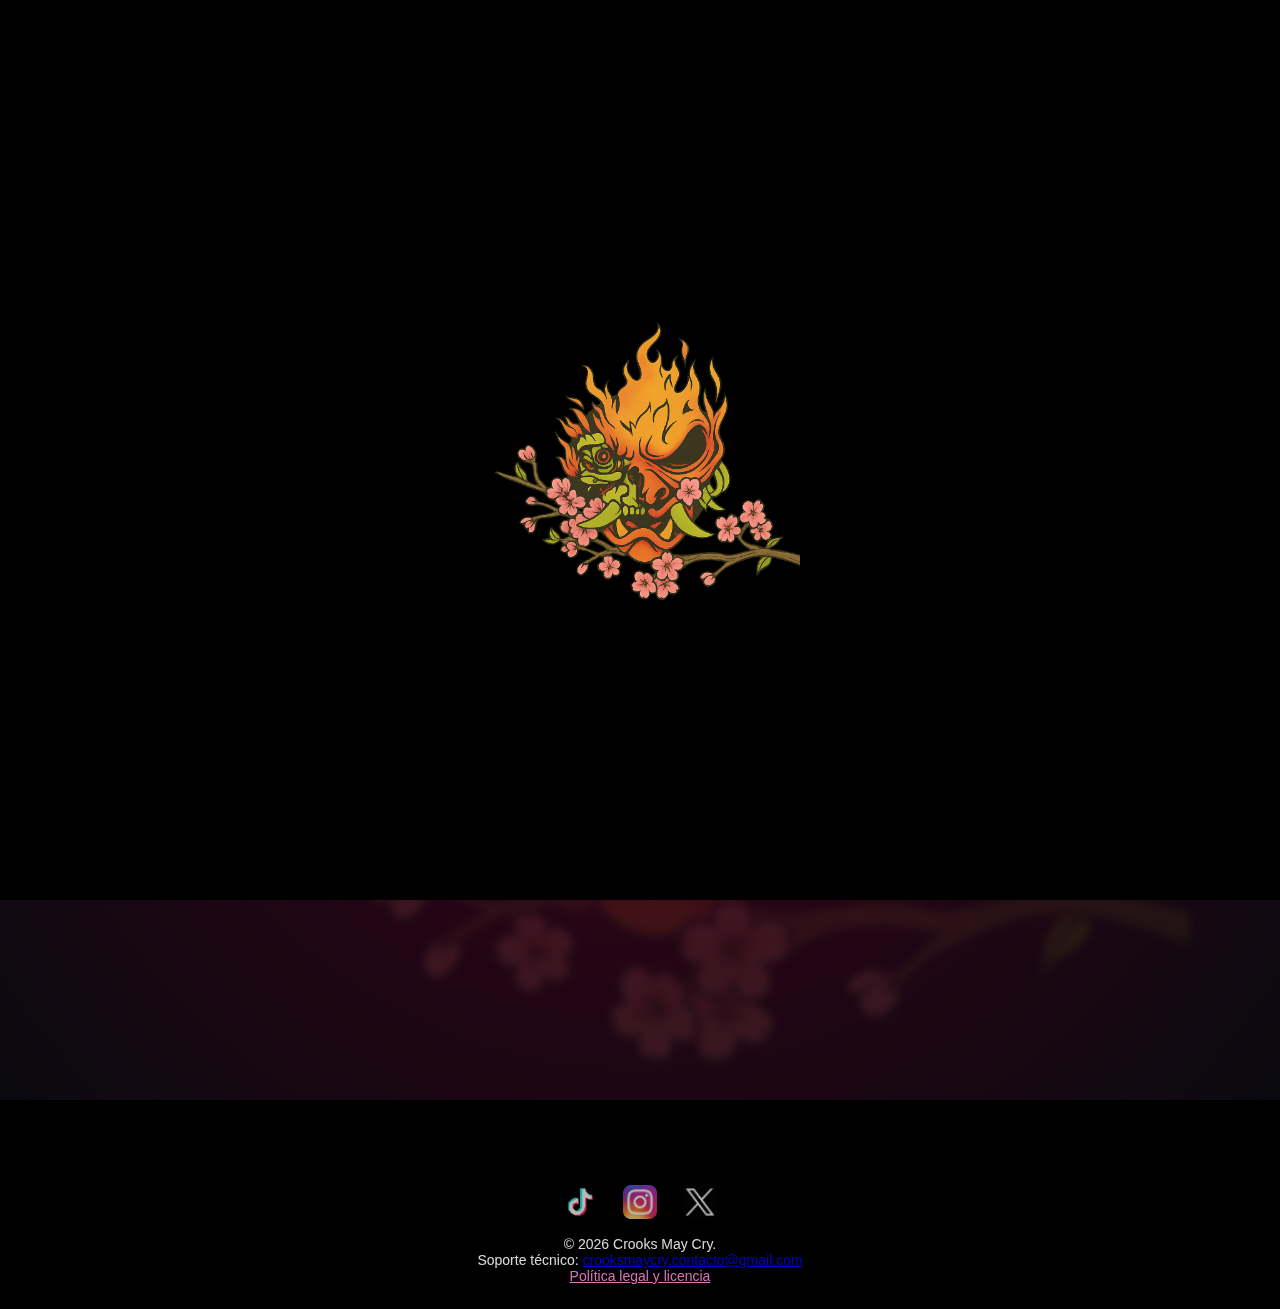
<file: index.html>
<!doctype html>
<html lang="es">
<head>
<meta charset="utf-8">
<meta name="viewport" content="width=device-width, initial-scale=1">
<title>Crooks May Cry | Inicio</title>
<link rel="icon" type="image/png" href="https://github.com/CrooksMayCry/pagina-web/blob/85444b03910d480b7f0acc74af95085ddc09dce6/img/favicon.ico.png">
<link rel="stylesheet" href="css/style.css">

<meta name="description" content="Crooks May Cry - Partido joven con visión clara. Conoce nuestro programa oficial y únete como afiliado.">
<meta name="keywords" content="Crooks May Cry, partido político, afiliación, política joven, nuevo partido, transparencia, programa político, CMC">
<meta name="author" content="Crooks May Cry">
<meta name="robots" content="index, follow">

<!-- Open Graph -->
<meta property="og:title" content="Crooks May Cry - Proyecto político joven y transparente">
<meta property="og:description" content="Descubre el programa oficial del partido Crooks May Cry y únete como afiliado.">
<meta property="og:image" content="https://TU-DOMINIO.com/img/logo.png">
<meta property="og:type" content="website">
<meta property="og:url" content="https://TU-DOMINIO.com/">


</head>
<body class="fade">


<!-- INTRO SOLO UNA VEZ -->
<div id="intro-overlay">
<div id="glitch-screen"></div>
<img id="intro-logo" src="img/logo-bg.png" alt="Logo Introducción">
</div>


<header class="header">
<img src="img/logo.png" class="logo" alt="Logo">
<nav>
<a href="index.html">Inicio</a>
<a href="programa.html">Programa</a>
<a href="afiliado.html">Hazte Afiliado</a>
<a href="contacto.html">Contacto</a>


</nav>
</header>


<section class="hero">
<div class="hero-logo"></div>
<h1>Crooks May Cry</h1>
<p>Un proyecto nuevo, joven y con visión clara.</p>
<!-- Botón normal (con onclick) -->
<button class="btn" id="verProgramaBtn" onclick="location.href='./programa.html'">Ver Programa</button>

<a class="btn" href="video/presentacion.mp4" target="_blank">Ver video de introducción</a>

<button class="btn" onclick="location.href='afiliado.html'">Hazte Afiliado</button>

</section>

<!-- Ventana modal de video 
<div id="videoModal" class="modal">
  <div class="modal-content">
    <span class="close-btn">&times;</span>
    <video id="introVideo" controls poster="">
      <source src="video/presentacion.mp4" type="video/mp4">
      Tu navegador no soporta la reproducción de video.
    </video>
  </div>
</div>
-->




<footer>
<div class="social-links">
<a href="https://www.tiktok.com/@crooks.may.cry" target="_blank"><img src="img/tiktok.png"></a>
<a href="https://www.instagram.com/crooks_may_cry/" target="_blank"><img src="img/instagram.png"></a>
<a href="https://x.com/Crook_May_Cry" target="_blank"><img src="img/x.png"></a>
</div>


© <span id="year3"></span> Crooks May Cry.



<div class="support">Soporte técnico: <a href="mailto:crooksmaycry.contacto@gmail.com">crooksmaycry.contacto@gmail.com
</a></div>
<div><a href="legal.html" style="color:#ff88d8;">Política legal y licencia</a></div>

</footer>

<!-- <script src="js/videoModal.js"></script>-->
<script src="js/sakura.js"></script>
<script src="js/glitch.js"></script>
<script src="js/main.js"></script>
<script>document.getElementById('year3').textContent = new Date().getFullYear();</script>


</body>
</html>
</file>
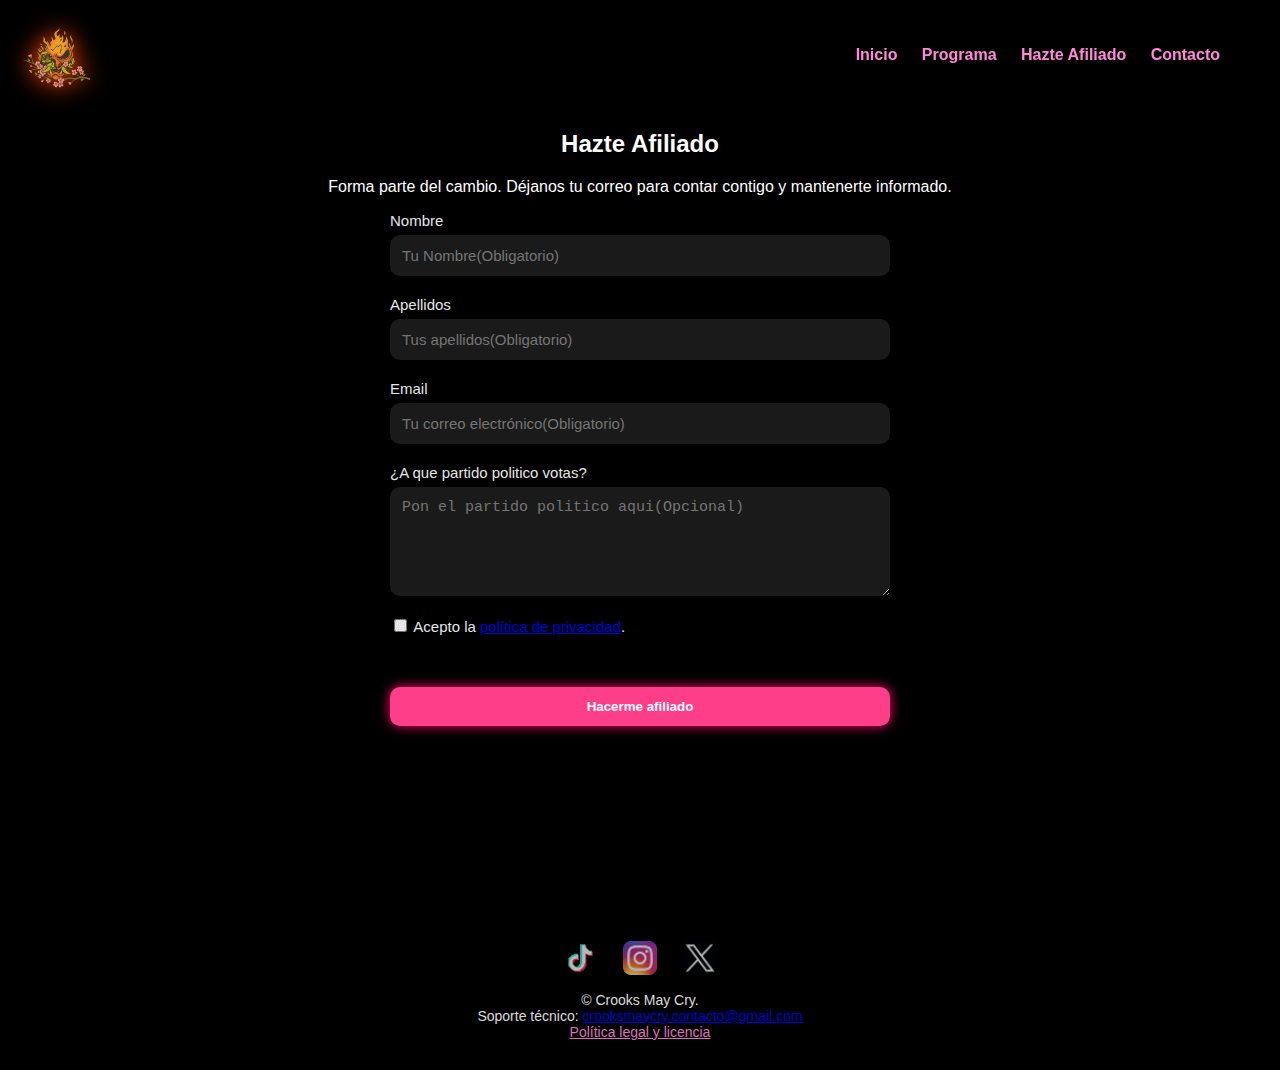
<file: afiliado.html>
<!doctype html>
<html lang="es">
<head>
<meta charset="utf-8">
<meta name="viewport" content="width=device-width, initial-scale=1">
<title>Crooks May Cry | Hazte Afiliado</title>
<link rel="icon" type="image/png" href="img/favicon.ico.png">
<link rel="stylesheet" href="css/style.css">

<meta name="description" content="Crooks May Cry - Partido joven con visión clara. Conoce nuestro programa oficial y únete como afiliado.">
<meta name="keywords" content="Crooks May Cry, partido político, afiliación, política joven, nuevo partido, transparencia, programa político, CMC">
<meta name="author" content="Crooks May Cry">
<meta name="robots" content="index, follow">

<!-- Open Graph -->
<meta property="og:title" content="Crooks May Cry - Proyecto político joven y transparente">
<meta property="og:description" content="Descubre el programa oficial del partido Crooks May Cry y únete como afiliado.">
<meta property="og:image" content="https://crooksmaycry.github.io/pagina-web//img/logo.png">
<meta property="og:type" content="website">
<meta property="og:url" content="https://crooksmaycry.github.io/pagina-web/">


</head>

<body class="fade">

<header class="header">
  <img src="img/logo.png" class="logo" alt="Logo">
  <nav>
    <a href="index.html">Inicio</a>
    <a href="programa.html">Programa</a>
    <a href="afiliado.html" class="active">Hazte Afiliado</a>
    <a href="contacto.html">Contacto</a>
  </nav>
</header>

<section class="contact-section">
<h2>Hazte Afiliado</h2>
<p>Forma parte del cambio. Déjanos tu correo para contar contigo y mantenerte informado.</p>

<form action="https://usebasin.com/f/47a21c6393f6" method="POST" class="contact-form">
<label style="display:none">Web<input type="text" name="website" autocomplete="off"></label>
<input type="hidden" name="_captcha" value="false">
<input type="hidden" name="_template" value="table">
 <!-- Honeypot: campo invisible para humanos -->
  <label style="display:none">Website
    <input type="text" name="website" id="hp_website" autocomplete="off">
  </label>
 <!-- Timestamp (para comprobar tiempo mínimo antes de enviar) -->
  <input type="hidden" name="ts" id="ts" value="">







<div class="field-group">
<label>Nombre</label>
<input type="text" name="nombre" placeholder="Tu Nombre(Obligatorio)"required>
</div>
<div class="field-group">
<label>Apellidos</label>
<input type="text" name="apellidos" placeholder="Tus apellidos(Obligatorio)" required>
</div>

<div class="field-group">
<label>Email</label>

<input type="email" name="email" placeholder="Tu correo electrónico(Obligatorio)" required>
</div>


<div class="field-group">
<label>¿A que partido politico votas?</label>
<textarea name="votantes" rows="5" placeholder="Pon el partido politico aqui(Opcional)"></textarea>
</div>
    <div class="field-group">
      <label>
        <input type="checkbox" name="consent" value="yes" required>
        Acepto la <a href="privacy.html" target="_blank">política de privacidad</a>.
      </label>
    </div>

<button type="submit" class="btn">Hacerme afiliado</button>
<div id="af_msg"></div>
</form>
</section>


<footer>
<div class="social-links">
<a href="https://www.tiktok.com/@crooks.may.cry" target="_blank"><img src="img/tiktok.png"></a>
<a href="https://www.instagram.com/crooks_may_cry/" target="_blank"><img src="img/instagram.png"></a>
<a href="https://x.com/Crook_May_Cry" target="_blank"><img src="img/x.png"></a>
</div>


© <span id="year3"></span> Crooks May Cry.
<div class="support">Soporte técnico: <a href="mailto:crooksmaycry.contacto@gmail.com">crooksmaycry.contacto@gmail.com
</a></div>
<div><a href="legal.html" style="color:#ff88d8;">Política legal y licencia</a></div>

</footer>

<script>
  document.addEventListener('DOMContentLoaded', ()=> {
    const ts = document.getElementById('ts_af');
    const form = document.getElementById('afiliadoForm');
    const msg = document.getElementById('af_msg');
    ts.value = Date.now();
    form.addEventListener('submit', e=>{
      const hp = form.querySelector('input[name="website"]');
      if(hp && hp.value.trim() !== '') { e.preventDefault(); msg.textContent='Spam detectado'; return; }
      if(Date.now() - parseInt(ts.value,10) < 2000) { e.preventDefault(); msg.textContent='Por favor, espera un momento antes de enviar.'; return; }
    });
    document.getElementById('year3').textContent = new Date().getFullYear();
  });
</script>

</body>
</html>
</file>
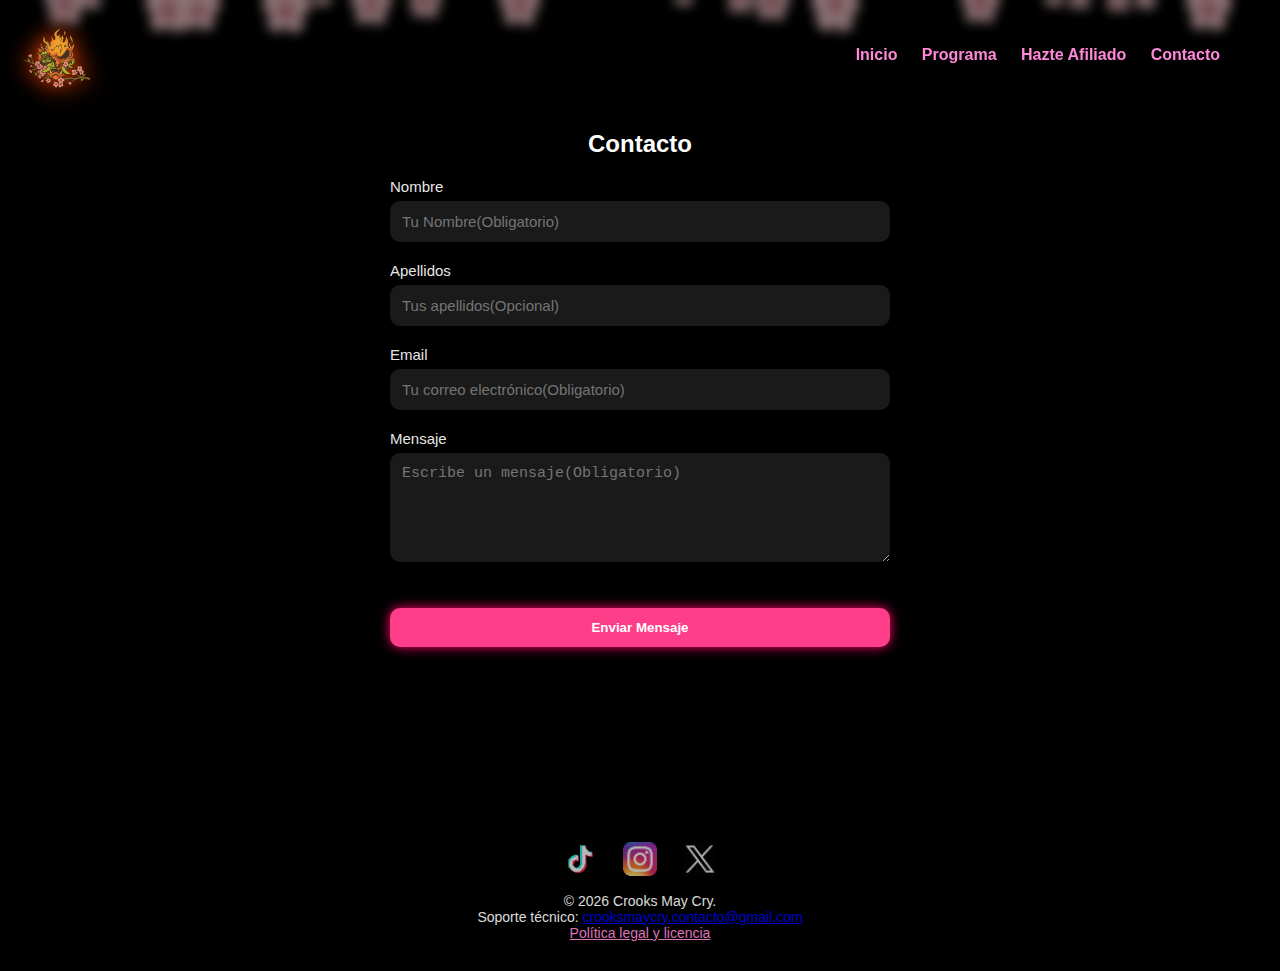
<file: contacto.html>
<!doctype html>
<meta name="viewport" content="width=device-width, initial-scale=1">
<title>Contacto | Crooks May Cry</title>
<link rel="icon" type="image/png" href="img/favicon.ico.png">
<link rel="stylesheet" href="css/style.css">
<meta name="description" content="Crooks May Cry - Partido político joven, moderno y comprometido con la justicia, la economía social, la transparencia y la protección ciudadana. Conoce nuestro programa oficial y únete como afiliado.">

<meta name="description" content="Crooks May Cry - Partido joven con visión clara. Conoce nuestro programa oficial y únete como afiliado.">
<meta name="keywords" content="Crooks May Cry, partido político, afiliación, política joven, nuevo partido, transparencia, programa político, CMC">
<meta name="author" content="Crooks May Cry">
<meta name="robots" content="index, follow">

<!-- Open Graph -->
<meta property="og:title" content="Crooks May Cry - Proyecto político joven y transparente">
<meta property="og:description" content="Descubre el programa oficial del partido Crooks May Cry y únete como afiliado.">
<meta property="og:image" content="https://crooksmaycry.github.io/pagina-web//img/logo.png">
<meta property="og:type" content="website">
<meta property="og:url" content="https://crooksmaycry.github.io/pagina-web/">


</head>
<body class="fade">


<header class="header">
<img src="img/logo.png" class="logo" alt="Logo">
<nav>
<a href="index.html">Inicio</a>
<a href="programa.html">Programa</a>
<a href="afiliado.html">Hazte Afiliado</a>
<a href="contacto.html">Contacto</a>


</nav>
</header>


<section class="contact-section">
<h2>Contacto</h2>


<form action="https://usebasin.com/f/9921d5f6cd63" method="POST" class="contact-form">
<input type="hidden" name="_captcha" value="false">
<input type="hidden" name="_template" value="table">
 <!-- Honeypot: campo invisible para humanos -->
  <label style="display:none">Website
    <input type="text" name="website" id="hp_website" autocomplete="off">
  </label>
 <!-- Timestamp (para comprobar tiempo mínimo antes de enviar) -->
  <input type="hidden" name="ts" id="ts" value="">







<div class="field-group">
<label>Nombre</label>
<input type="text" name="nombre" placeholder="Tu Nombre(Obligatorio)"required>
</div>

</div>
<div class="field-group">
<label>Apellidos</label>
<input type="text" name="apellidos" placeholder="Tus apellidos(Opcional)" >
</div>
<div class="field-group">
<label>Email</label>

<input type="email" name="email" placeholder="Tu correo electrónico(Obligatorio)" required>
</div>


<div class="field-group">
<label>Mensaje</label>
<textarea name="mensaje" rows="5" placeholder="Escribe un mensaje(Obligatorio)"required></textarea>
</div>


<button type="submit" class="btn">Enviar Mensaje</button>
</form>
</section>






<footer>
<div class="social-links">
<a href="https://www.tiktok.com/@crooks.may.cry" target="_blank"><img src="img/tiktok.png"></a>
<a href="https://www.instagram.com/crooks_may_cry/" target="_blank"><img src="img/instagram.png"></a>
<a href="https://x.com/Crook_May_Cry" target="_blank"><img src="img/x.png"></a>
</div>


© <span id="year3"></span> Crooks May Cry.
<div class="support">Soporte técnico: <a href="mailto:crooksmaycry.contacto@gmail.com">crooksmaycry.contacto@gmail.com
  <div><a href="legal.html" style="color:#ff88d8;">Política legal y licencia</a></div>

</a></div>
</footer>


<script src="js/sakura.js"></script>
<script src="js/main.js"></script>
<script>document.getElementById('year3').textContent = new Date().getFullYear();</script>


</body>

</html>
</file>
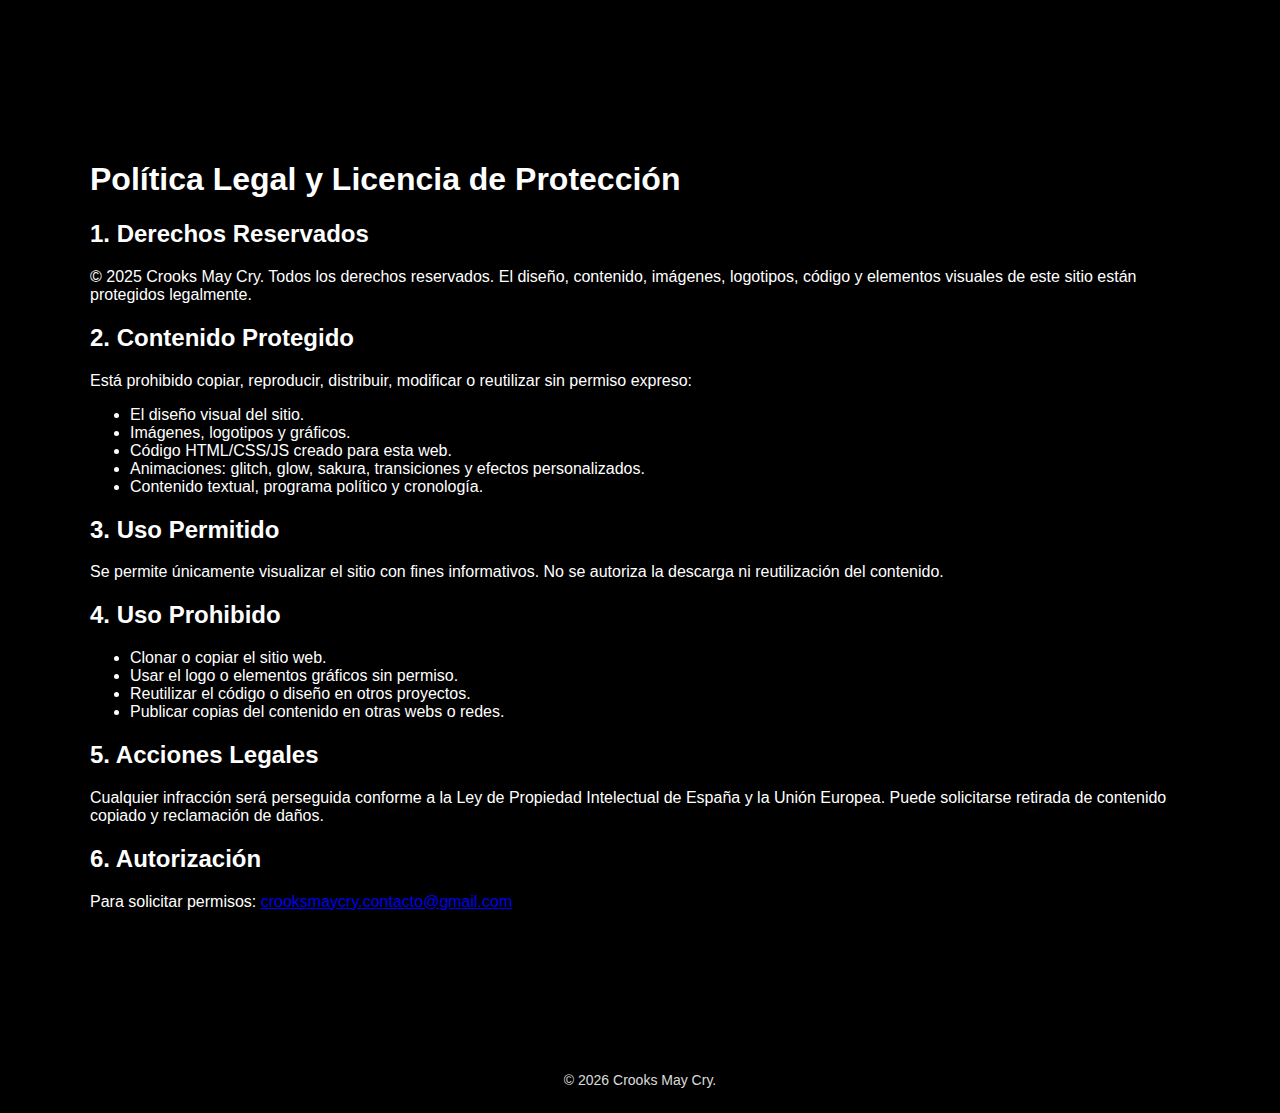
<file: legal.html>
<!doctype html>
<html lang="es">
<head>
<meta charset="utf-8">
<title>Política Legal y Licencia | Crooks May Cry</title>
<link rel="stylesheet" href="css/style.css">
</head>

<body class="fade">

<header class="header">

<nav>

</nav>
</header>

<section class="section program-container">
<h1>Política Legal y Licencia de Protección</h1>

<h2>1. Derechos Reservados</h2>
<p>© 2025 Crooks May Cry. Todos los derechos reservados. El diseño, contenido, imágenes, logotipos, código y elementos visuales de este sitio están protegidos legalmente.</p>

<h2>2. Contenido Protegido</h2>
<p>Está prohibido copiar, reproducir, distribuir, modificar o reutilizar sin permiso expreso:</p>
<ul>
<li>El diseño visual del sitio.</li>
<li>Imágenes, logotipos y gráficos.</li>
<li>Código HTML/CSS/JS creado para esta web.</li>
<li>Animaciones: glitch, glow, sakura, transiciones y efectos personalizados.</li>
<li>Contenido textual, programa político y cronología.</li>
</ul>

<h2>3. Uso Permitido</h2>
<p>Se permite únicamente visualizar el sitio con fines informativos. No se autoriza la descarga ni reutilización del contenido.</p>

<h2>4. Uso Prohibido</h2>
<ul>
<li>Clonar o copiar el sitio web.</li>
<li>Usar el logo o elementos gráficos sin permiso.</li>
<li>Reutilizar el código o diseño en otros proyectos.</li>
<li>Publicar copias del contenido en otras webs o redes.</li>
</ul>

<h2>5. Acciones Legales</h2>
<p>Cualquier infracción será perseguida conforme a la Ley de Propiedad Intelectual de España y la Unión Europea. Puede solicitarse retirada de contenido copiado y reclamación de daños.</p>

<h2>6. Autorización</h2>
<p>Para solicitar permisos: <a href="mailto:crooksmaycry.contacto@gmail.com">crooksmaycry.contacto@gmail.com</a></p>

</section>

<footer>
   
© <span id="year3"></span> Crooks May Cry. 
</footer>

<script>document.getElementById('year3').textContent=new Date().getFullYear();</script>

</body>
</html>
</file>
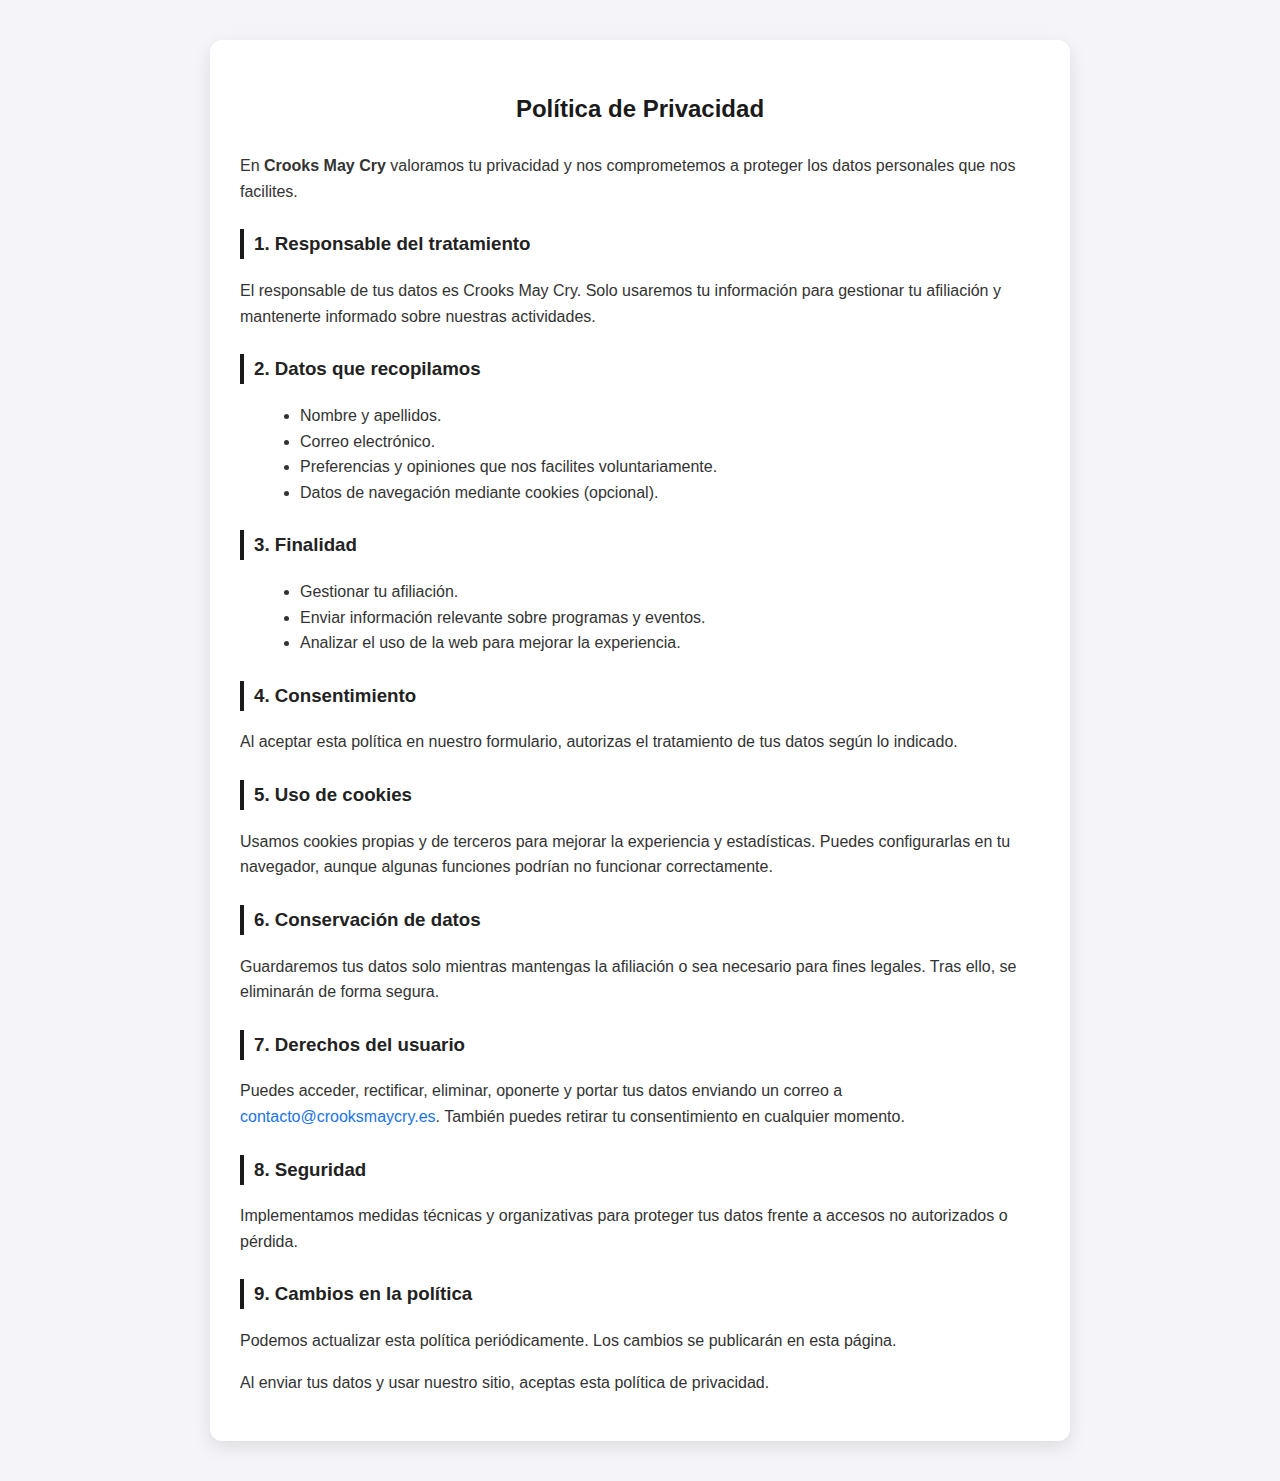
<file: privacy.html>
<!DOCTYPE html>
<html lang="es">
<head>
<meta charset="UTF-8">
<meta name="viewport" content="width=device-width, initial-scale=1.0">
<title>Política de Privacidad | Crooks May Cry</title>
<link rel="icon" type="image/png" href="img/favicon.png">

<meta name="description" content="Crooks May Cry - Partido joven con visión clara. Conoce nuestro programa oficial y únete como afiliado.">
<meta name="keywords" content="Crooks May Cry, partido político, afiliación, política joven, nuevo partido, transparencia, programa político, CMC">
<meta name="author" content="Crooks May Cry">
<meta name="robots" content="index, follow">

<!-- Open Graph -->
<meta property="og:title" content="Crooks May Cry - Proyecto político joven y transparente">
<meta property="og:description" content="Descubre el programa oficial del partido Crooks May Cry y únete como afiliado.">
<meta property="og:image" content="https://TU-DOMINIO.com/img/logo.png">
<meta property="og:type" content="website">
<meta property="og:url" content="https://TU-DOMINIO.com/">



<style>
  body {
    font-family: 'Helvetica Neue', Arial, sans-serif;
    background-color: #f4f4f9;
    color: #333;
    margin: 0;
    padding: 0;
    line-height: 1.6;
  }
  header { 
    background-color: #1a1a1a;
    color: #fff;
    padding: 15px 20px;
    display: flex;
    align-items: center;
    justify-content: space-between;
  }
  header img.logo {
    height: 50px;
  }
  nav a {
    color: #fff;
    margin-left: 20px;
    text-decoration: none;
    font-weight: bold;
  }
  nav a.active {
    text-decoration: underline;
  }
  .container {
    max-width: 800px;
    margin: 40px auto;
    background: #fff;
    padding: 30px;
    border-radius: 12px;
    box-shadow: 0 6px 18px rgba(0,0,0,0.1);
  }
  h2 {
    text-align: center;
    color: #1a1a1a;
    margin-bottom: 25px;
  }
  h3 {
    color: #222;
    margin-top: 25px;
    border-left: 4px solid #1a1a1a;
    padding-left: 10px;
  }
  ul {
    margin-left: 20px;
    margin-bottom: 20px;
  }
  a {
    color: #1a73e8;
    text-decoration: none;
  }
  a:hover {
    text-decoration: underline;
  }
  footer {
    text-align: center;
    padding: 20px;
    background: #1a1a1a;
    color: #fff;
    margin-top: 50px;
  }
  .social-links img {
    height: 30px;
    margin: 0 10px;
    vertical-align: middle;
  }
</style>
</head>
<body>


<div class="container">
  <h2>Política de Privacidad</h2>
  <p>En <strong>Crooks May Cry</strong> valoramos tu privacidad y nos comprometemos a proteger los datos personales que nos facilites.</p>

  <h3>1. Responsable del tratamiento</h3>
  <p>El responsable de tus datos es Crooks May Cry. Solo usaremos tu información para gestionar tu afiliación y mantenerte informado sobre nuestras actividades.</p>

  <h3>2. Datos que recopilamos</h3>
  <ul>
    <li>Nombre y apellidos.</li>
    <li>Correo electrónico.</li>
    <li>Preferencias y opiniones que nos facilites voluntariamente.</li>
    <li>Datos de navegación mediante cookies (opcional).</li>
  </ul>

  <h3>3. Finalidad</h3>
  <ul>
    <li>Gestionar tu afiliación.</li>
    <li>Enviar información relevante sobre programas y eventos.</li>
    <li>Analizar el uso de la web para mejorar la experiencia.</li>
  </ul>

  <h3>4. Consentimiento</h3>
  <p>Al aceptar esta política en nuestro formulario, autorizas el tratamiento de tus datos según lo indicado.</p>

  <h3>5. Uso de cookies</h3>
  <p>Usamos cookies propias y de terceros para mejorar la experiencia y estadísticas. Puedes configurarlas en tu navegador, aunque algunas funciones podrían no funcionar correctamente.</p>

  <h3>6. Conservación de datos</h3>
  <p>Guardaremos tus datos solo mientras mantengas la afiliación o sea necesario para fines legales. Tras ello, se eliminarán de forma segura.</p>

  <h3>7. Derechos del usuario</h3>
  <p>Puedes acceder, rectificar, eliminar, oponerte y portar tus datos enviando un correo a <a href="mailto:crooksmaycry.contacto@gmail.com">contacto@crooksmaycry.es</a>. También puedes retirar tu consentimiento en cualquier momento.</p>

  <h3>8. Seguridad</h3>
  <p>Implementamos medidas técnicas y organizativas para proteger tus datos frente a accesos no autorizados o pérdida.</p>

  <h3>9. Cambios en la política</h3>
  <p>Podemos actualizar esta política periódicamente. Los cambios se publicarán en esta página.</p>

  <p>Al enviar tus datos y usar nuestro sitio, aceptas esta política de privacidad.</p>
</div>



<script>
  document.getElementById('year3').textContent = new Date().getFullYear();
</script>

</body>
</html>
</file>
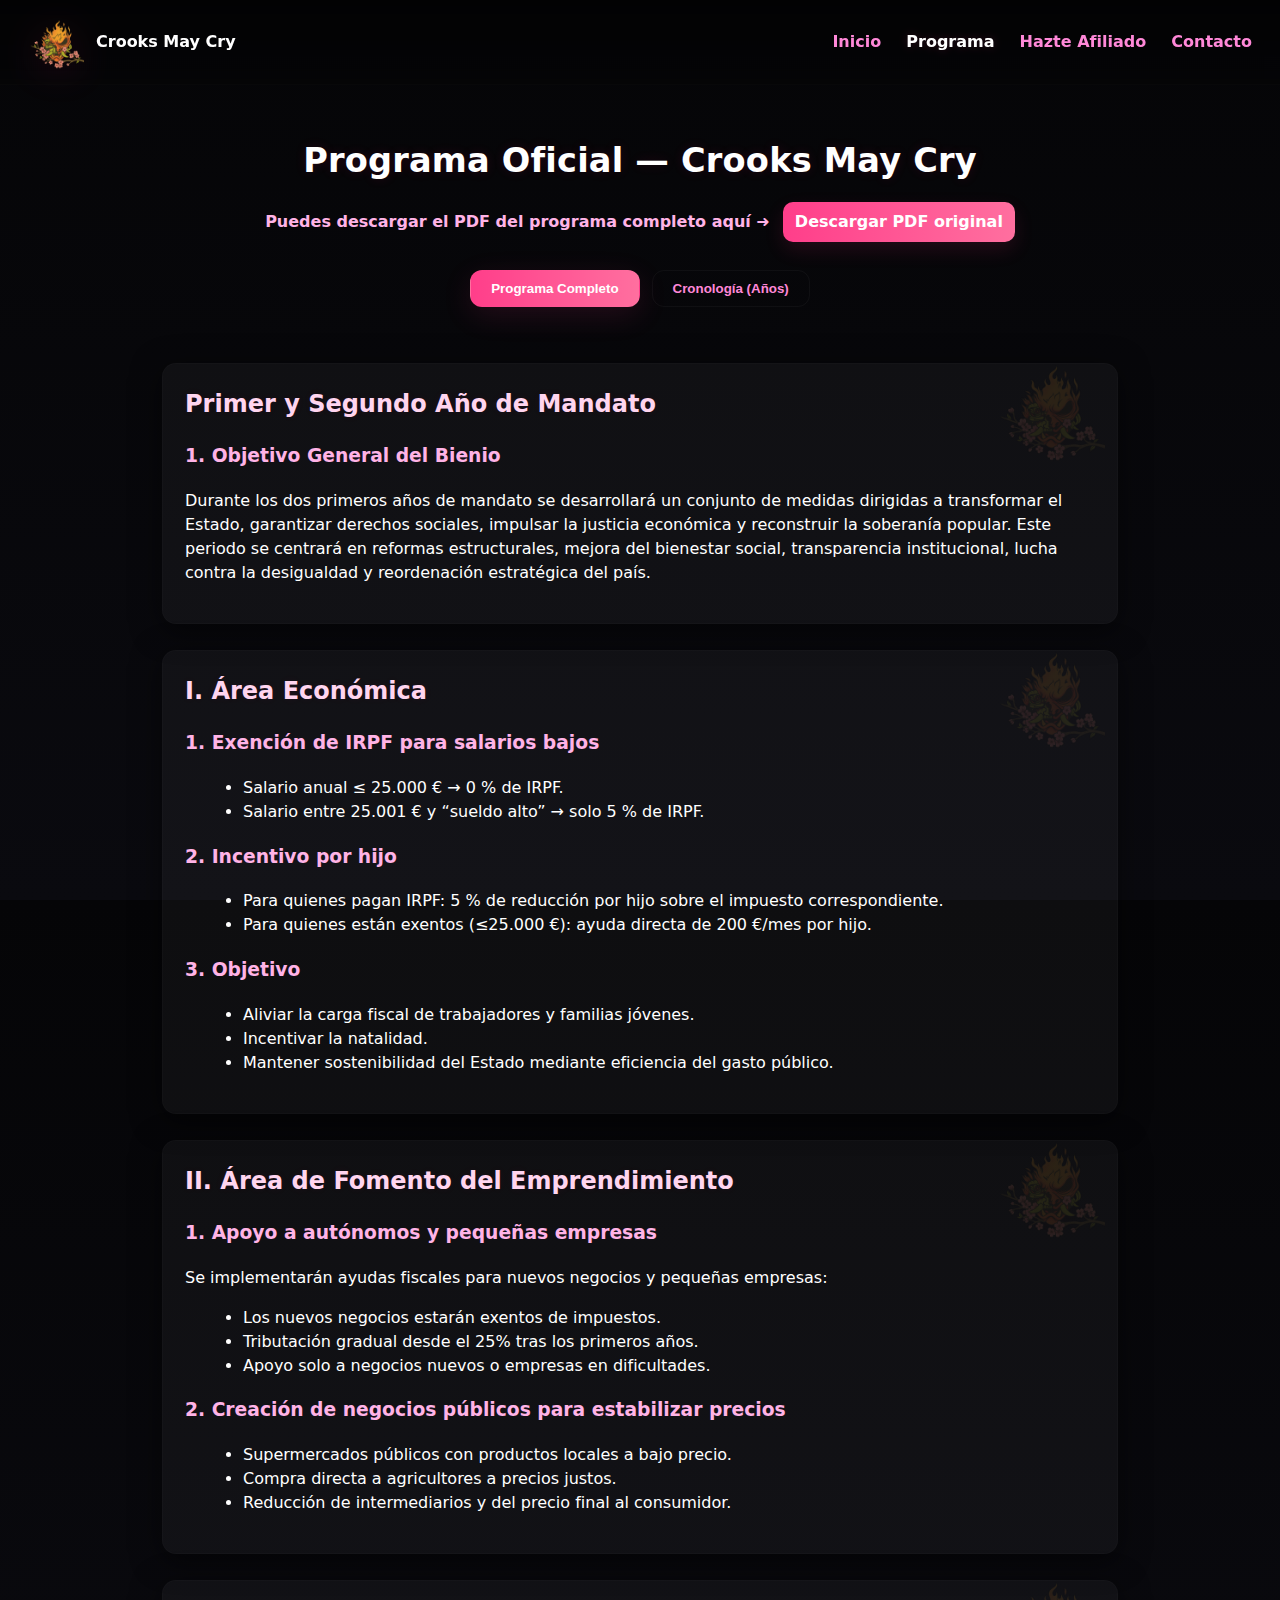
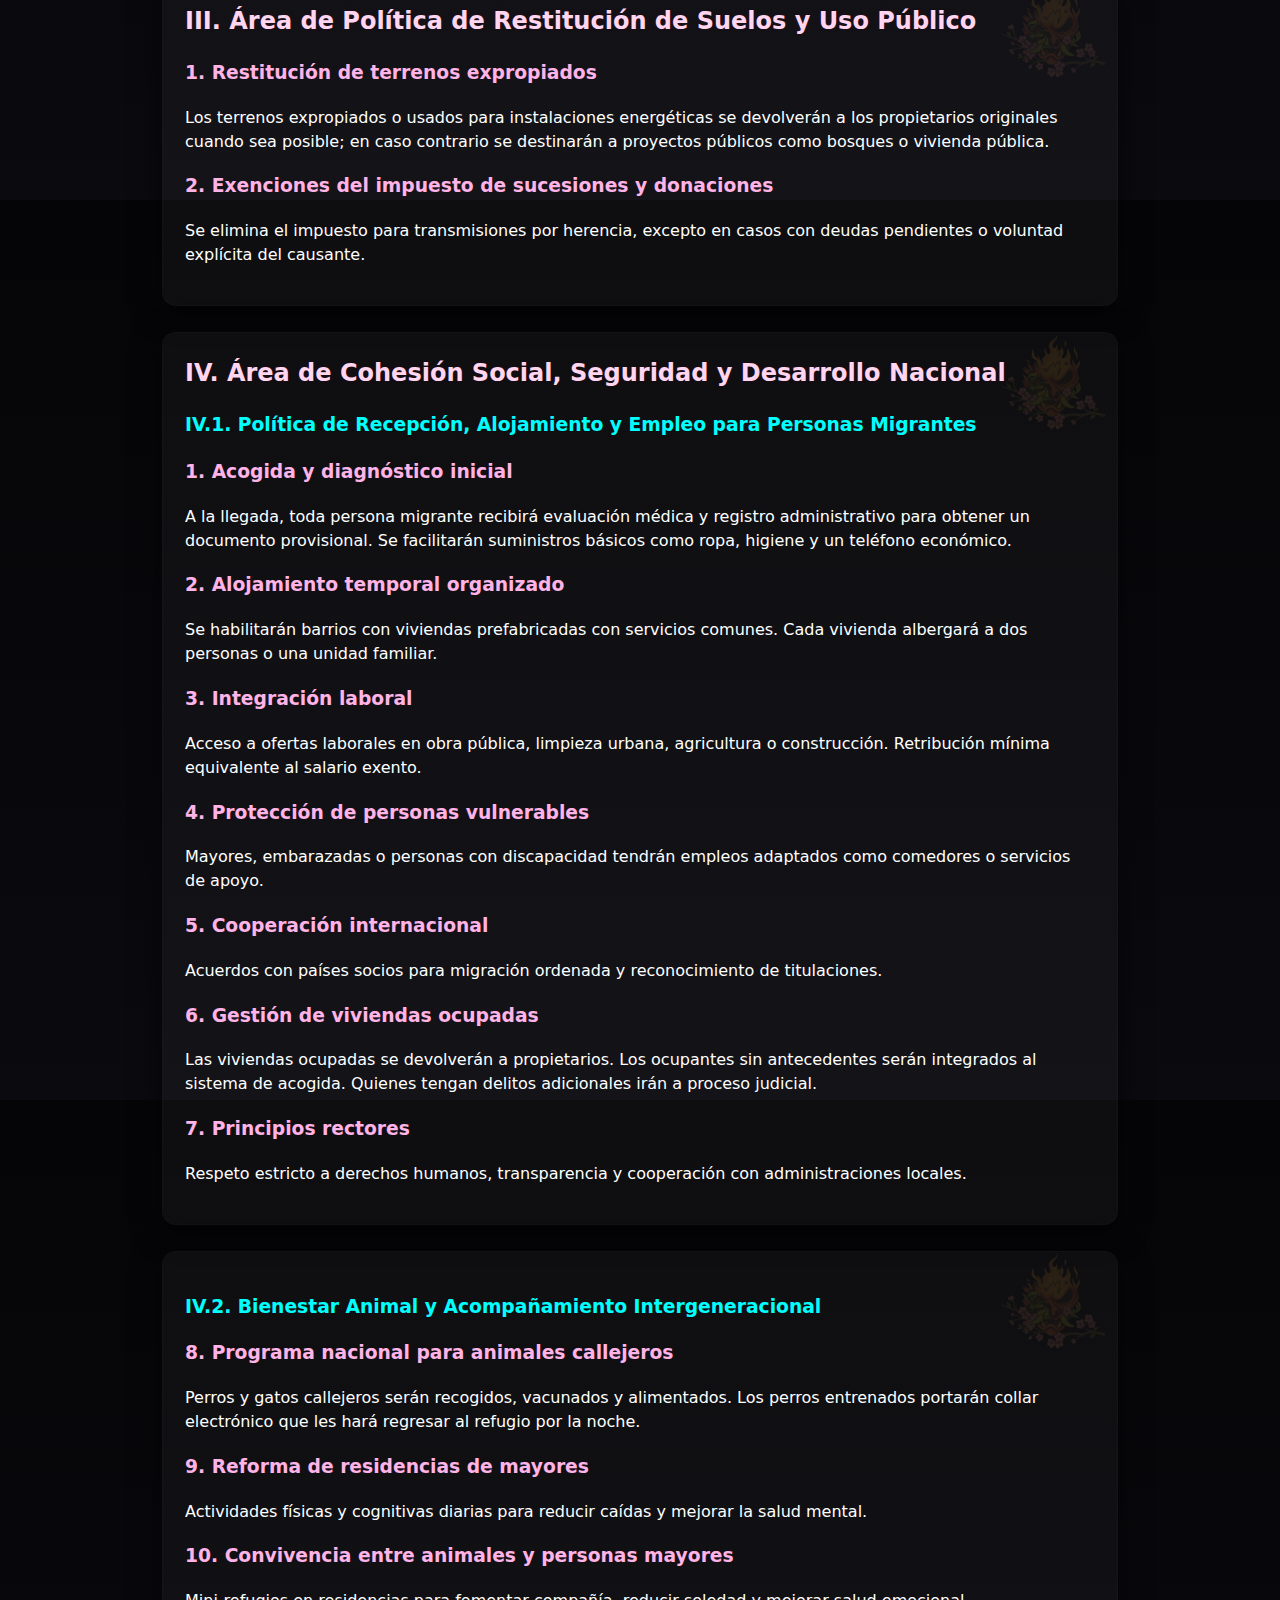
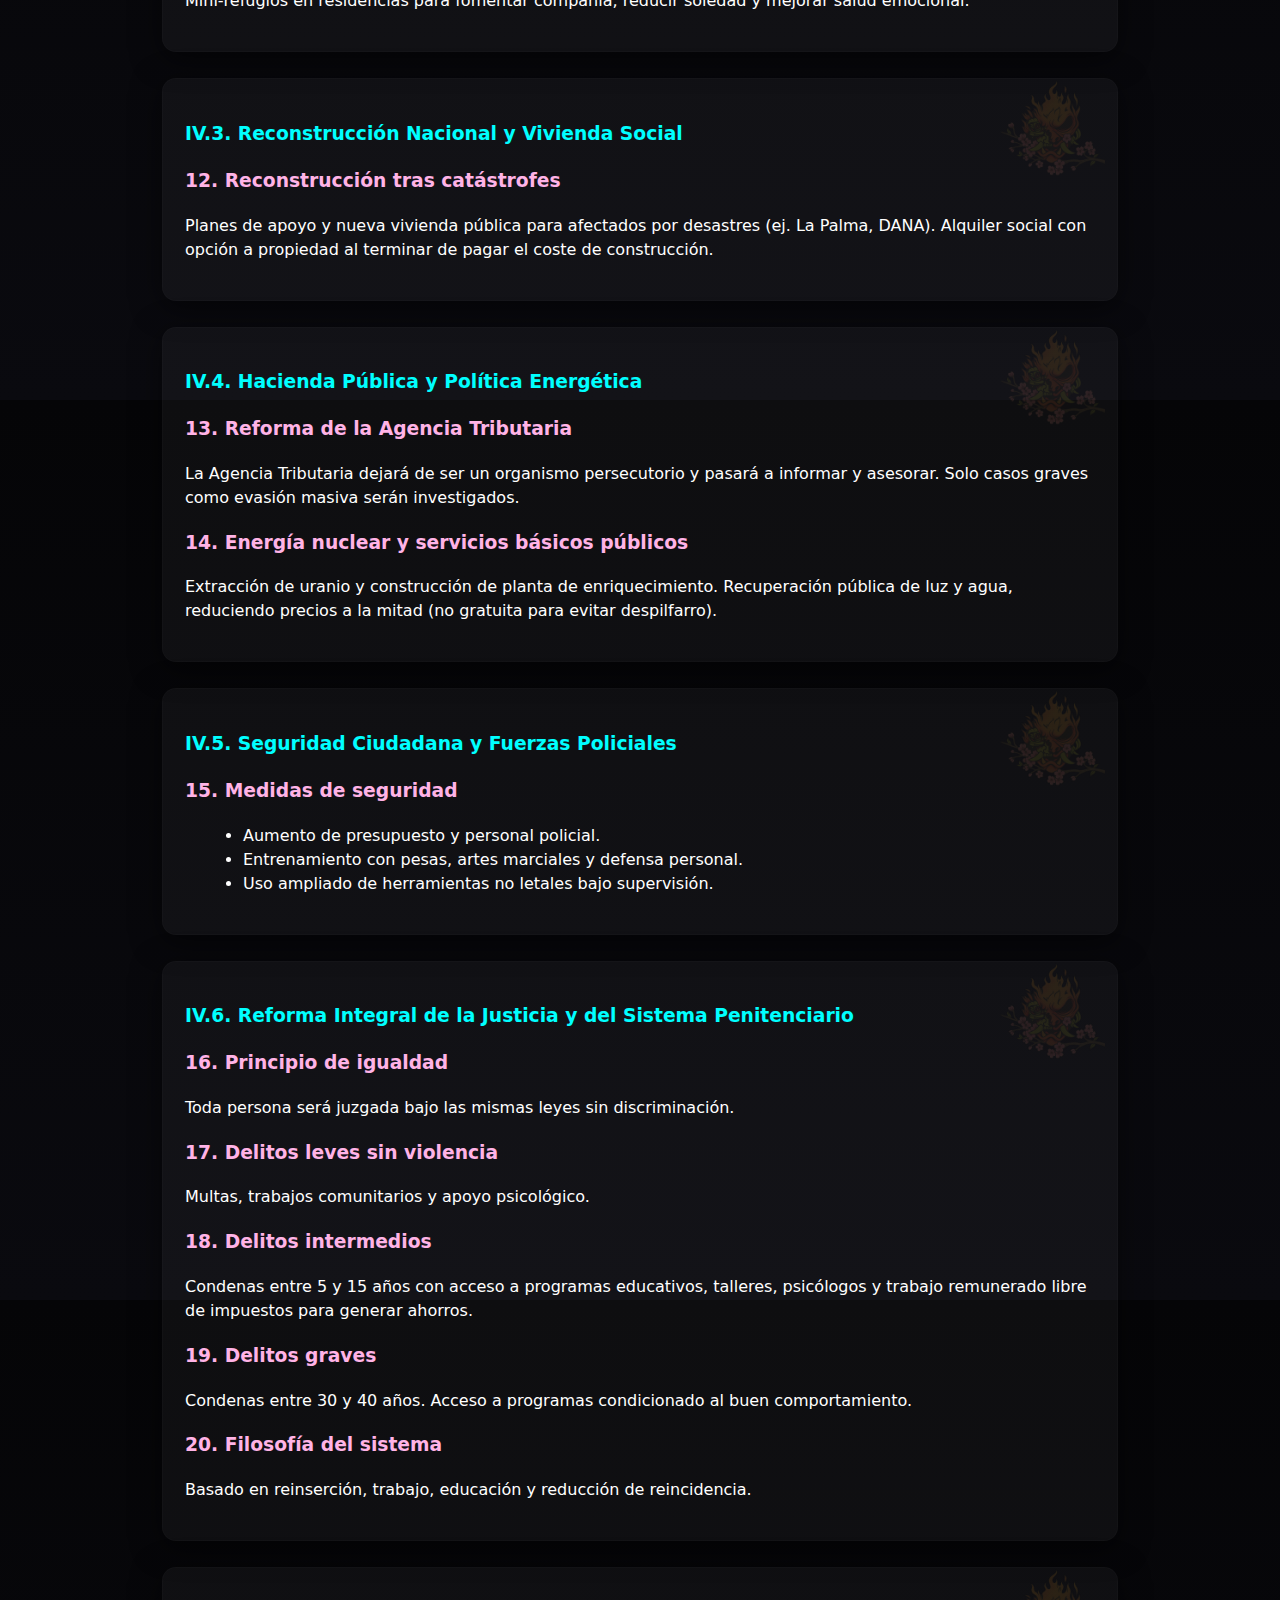
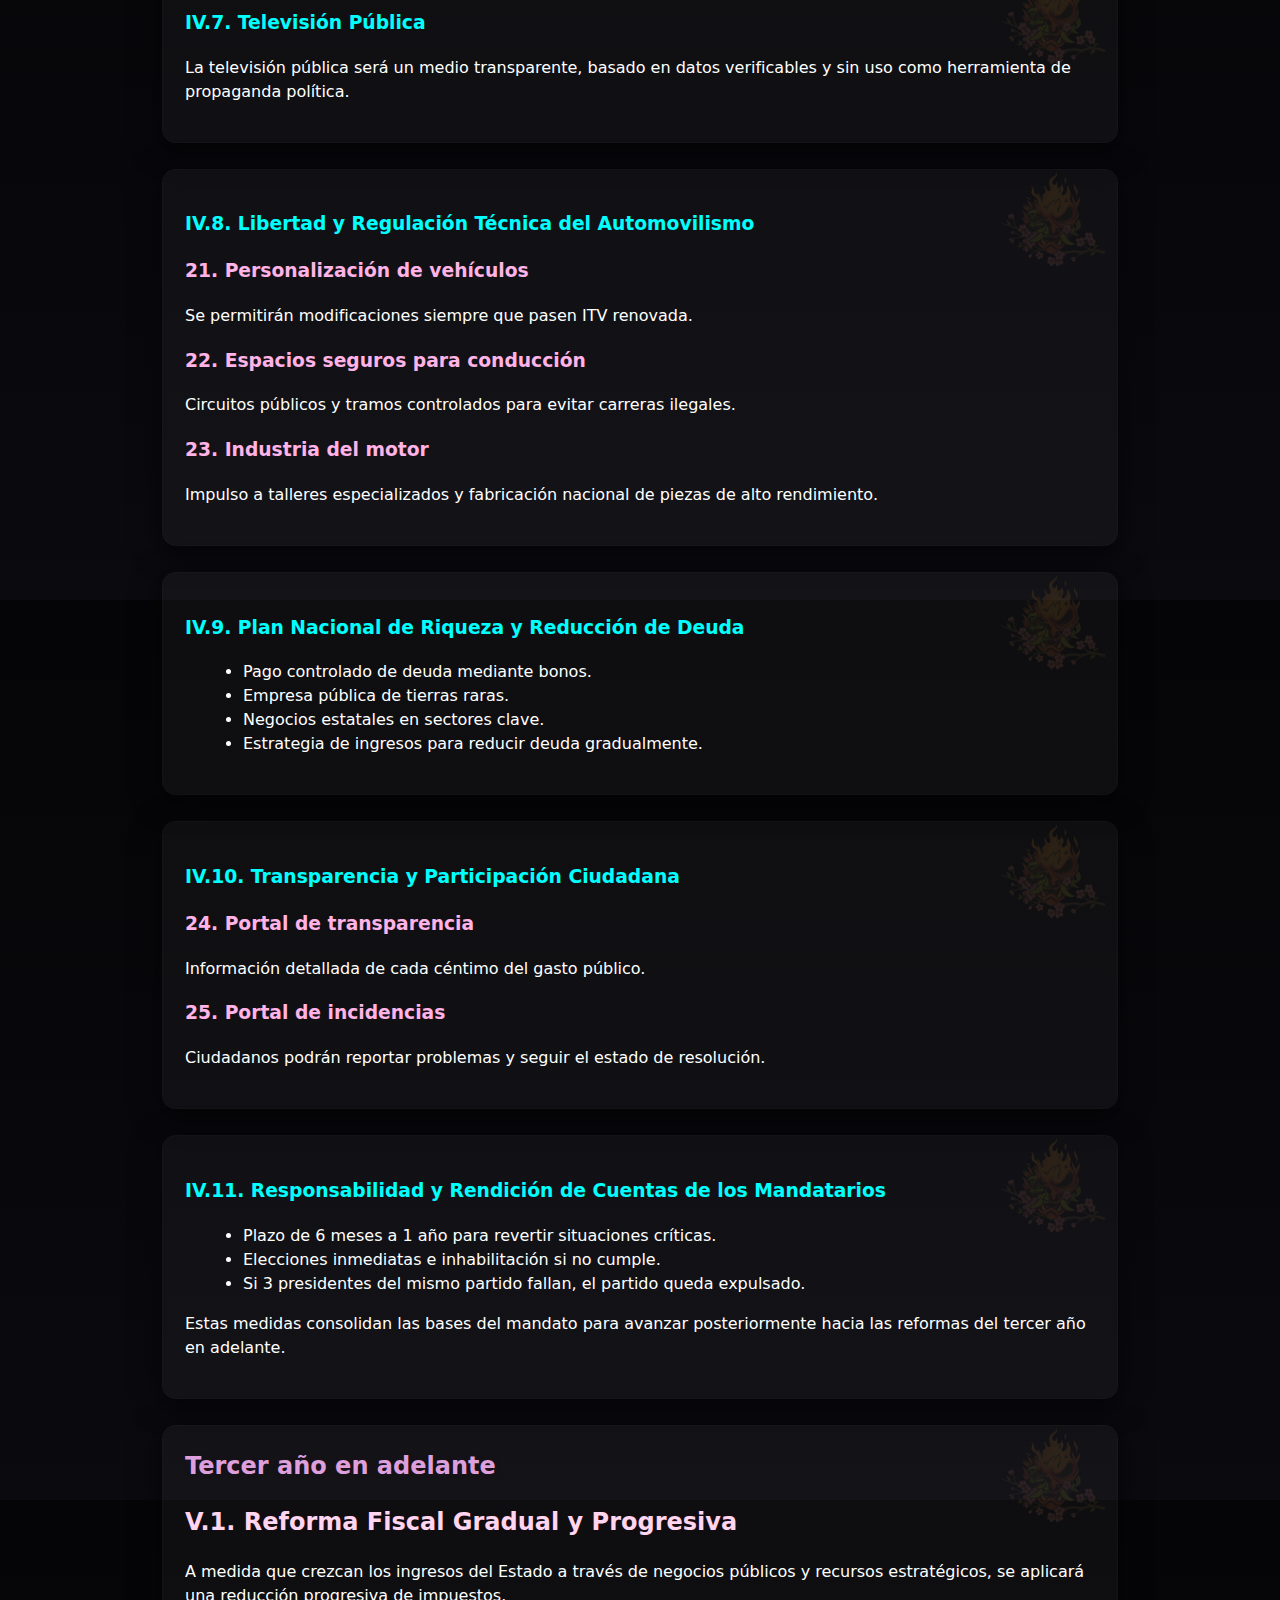
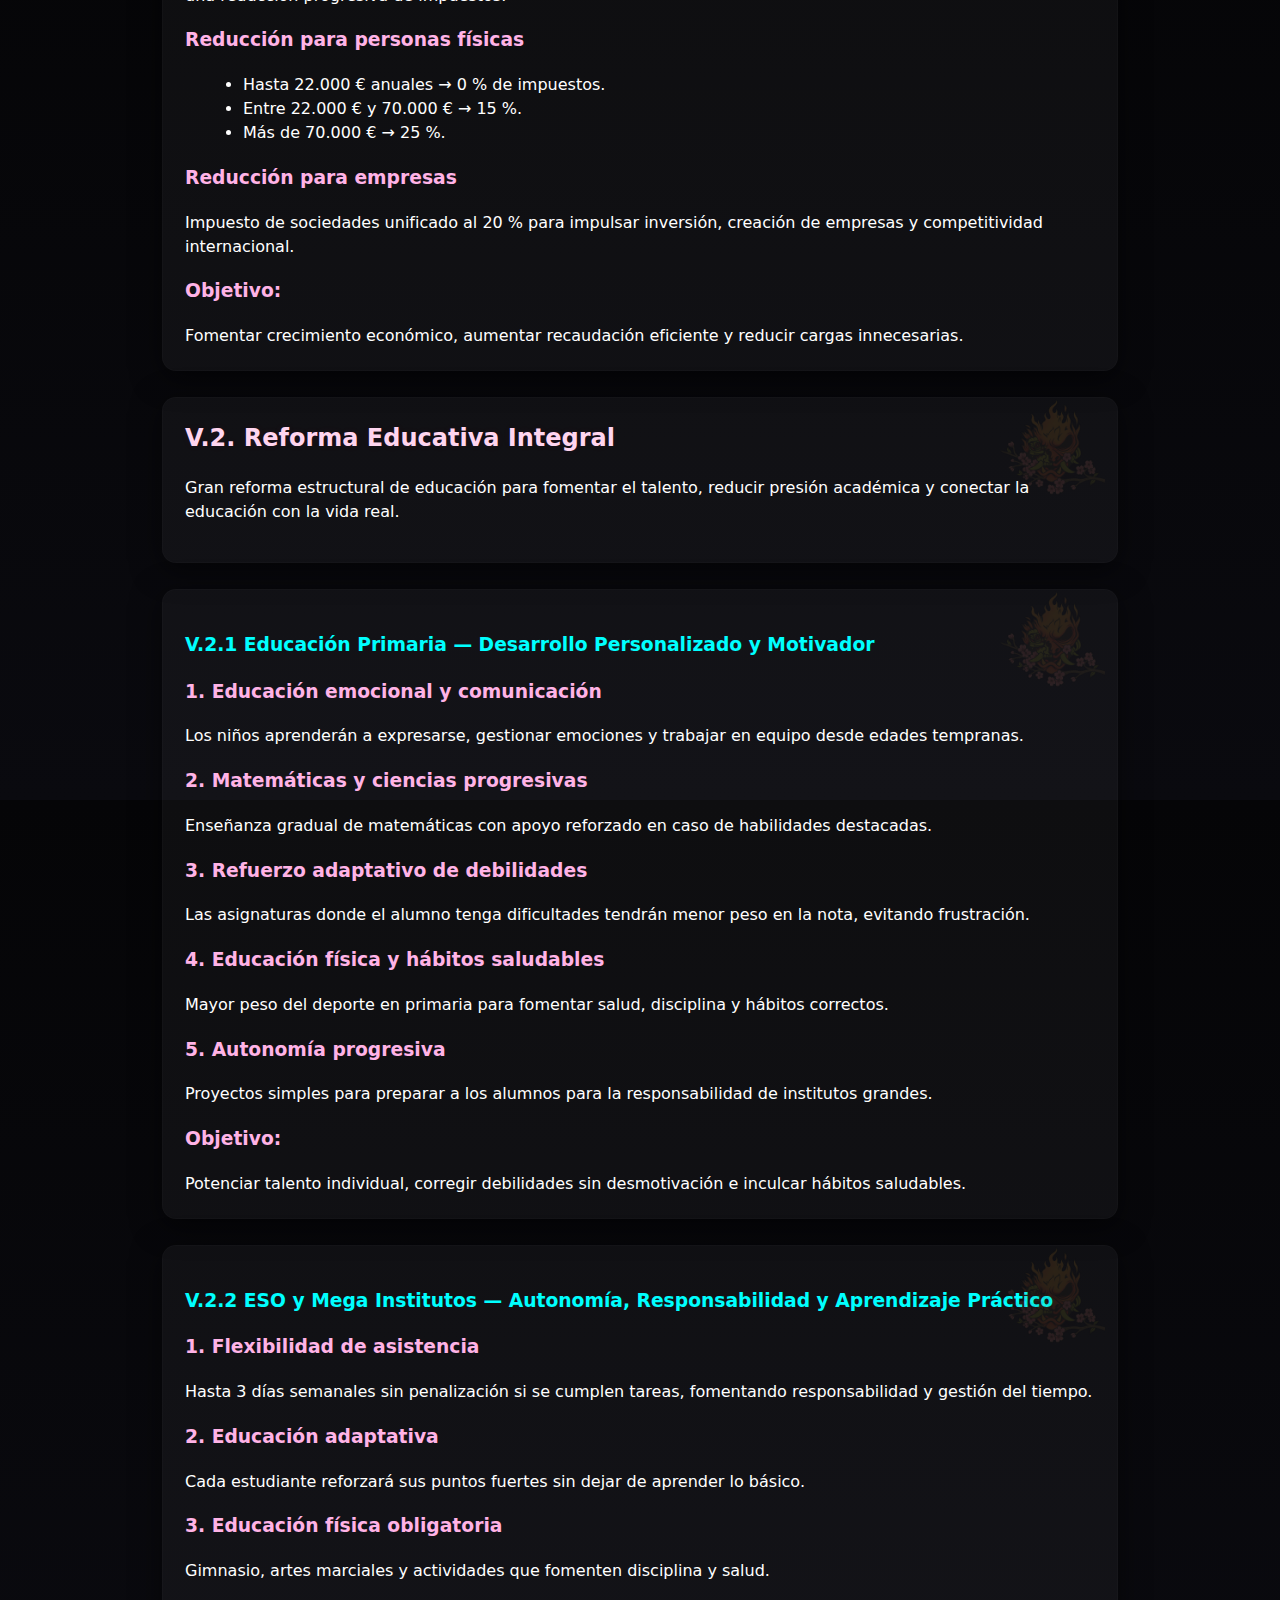
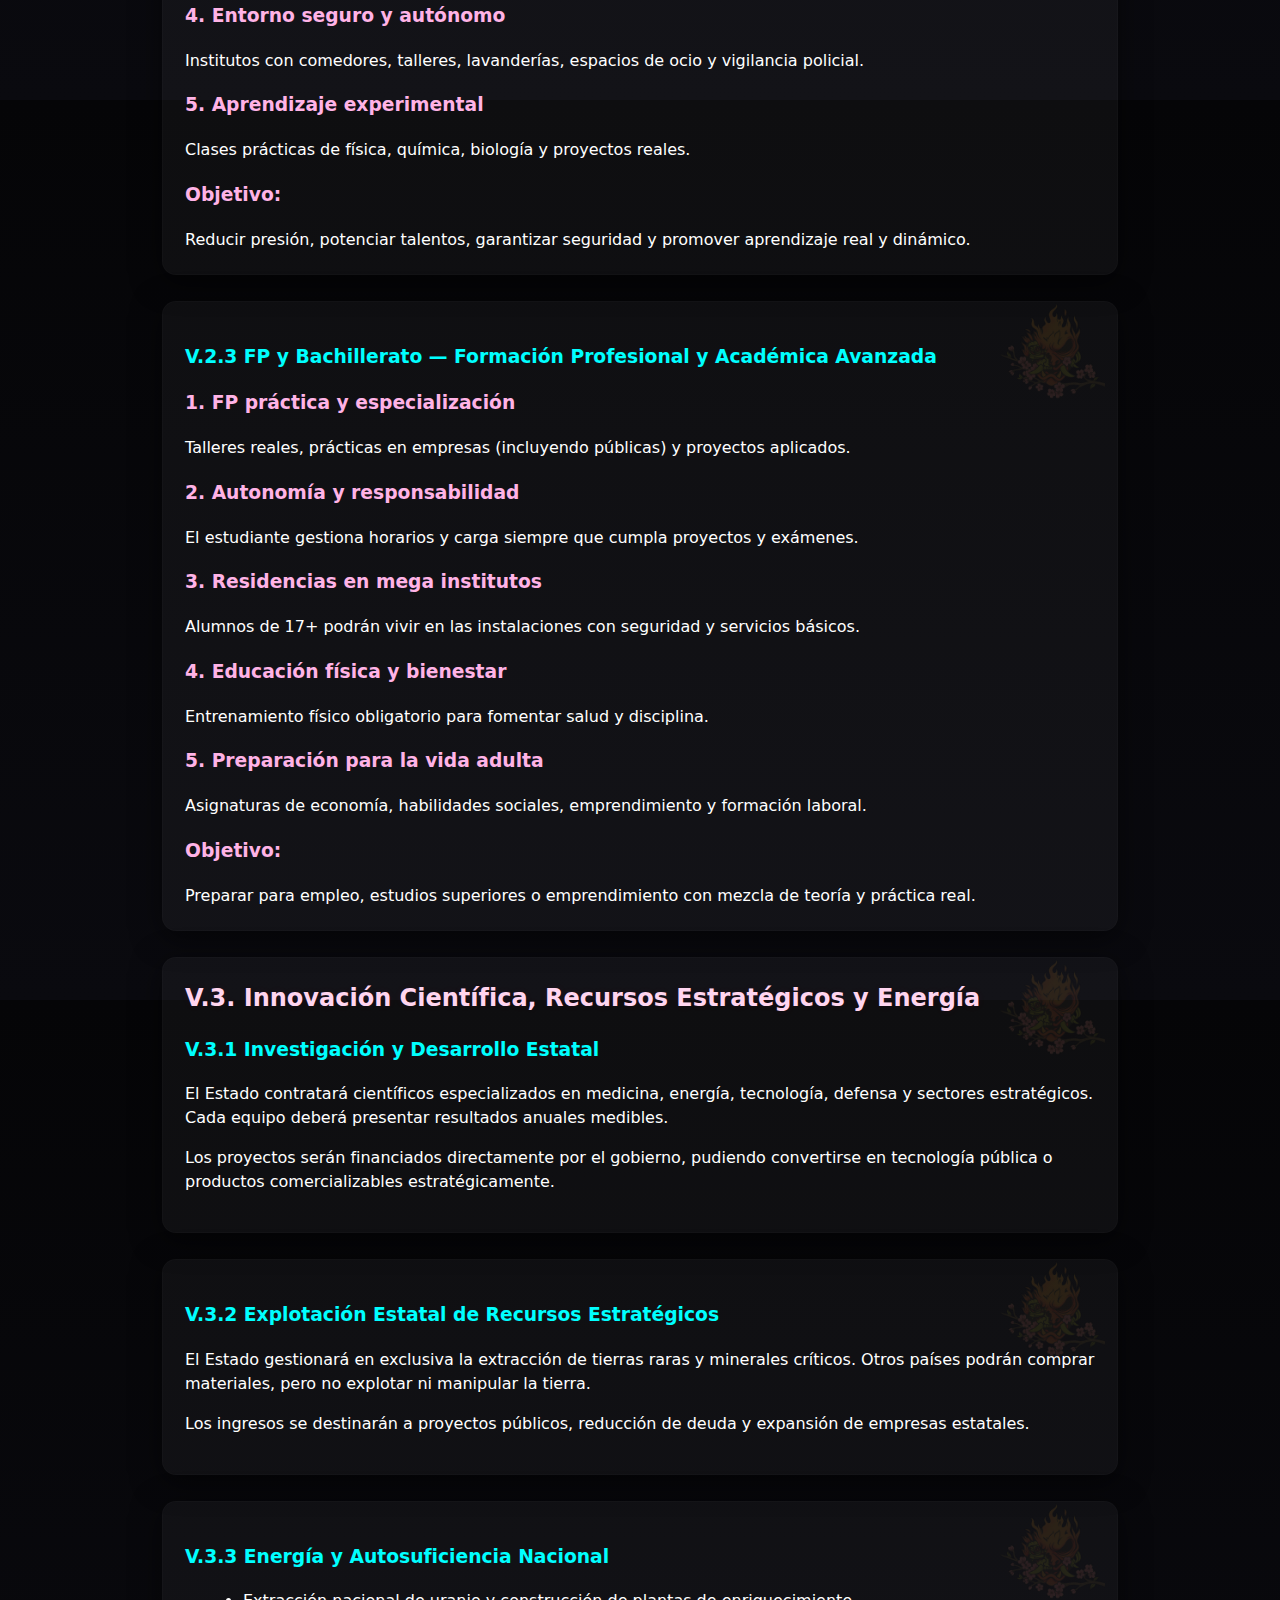
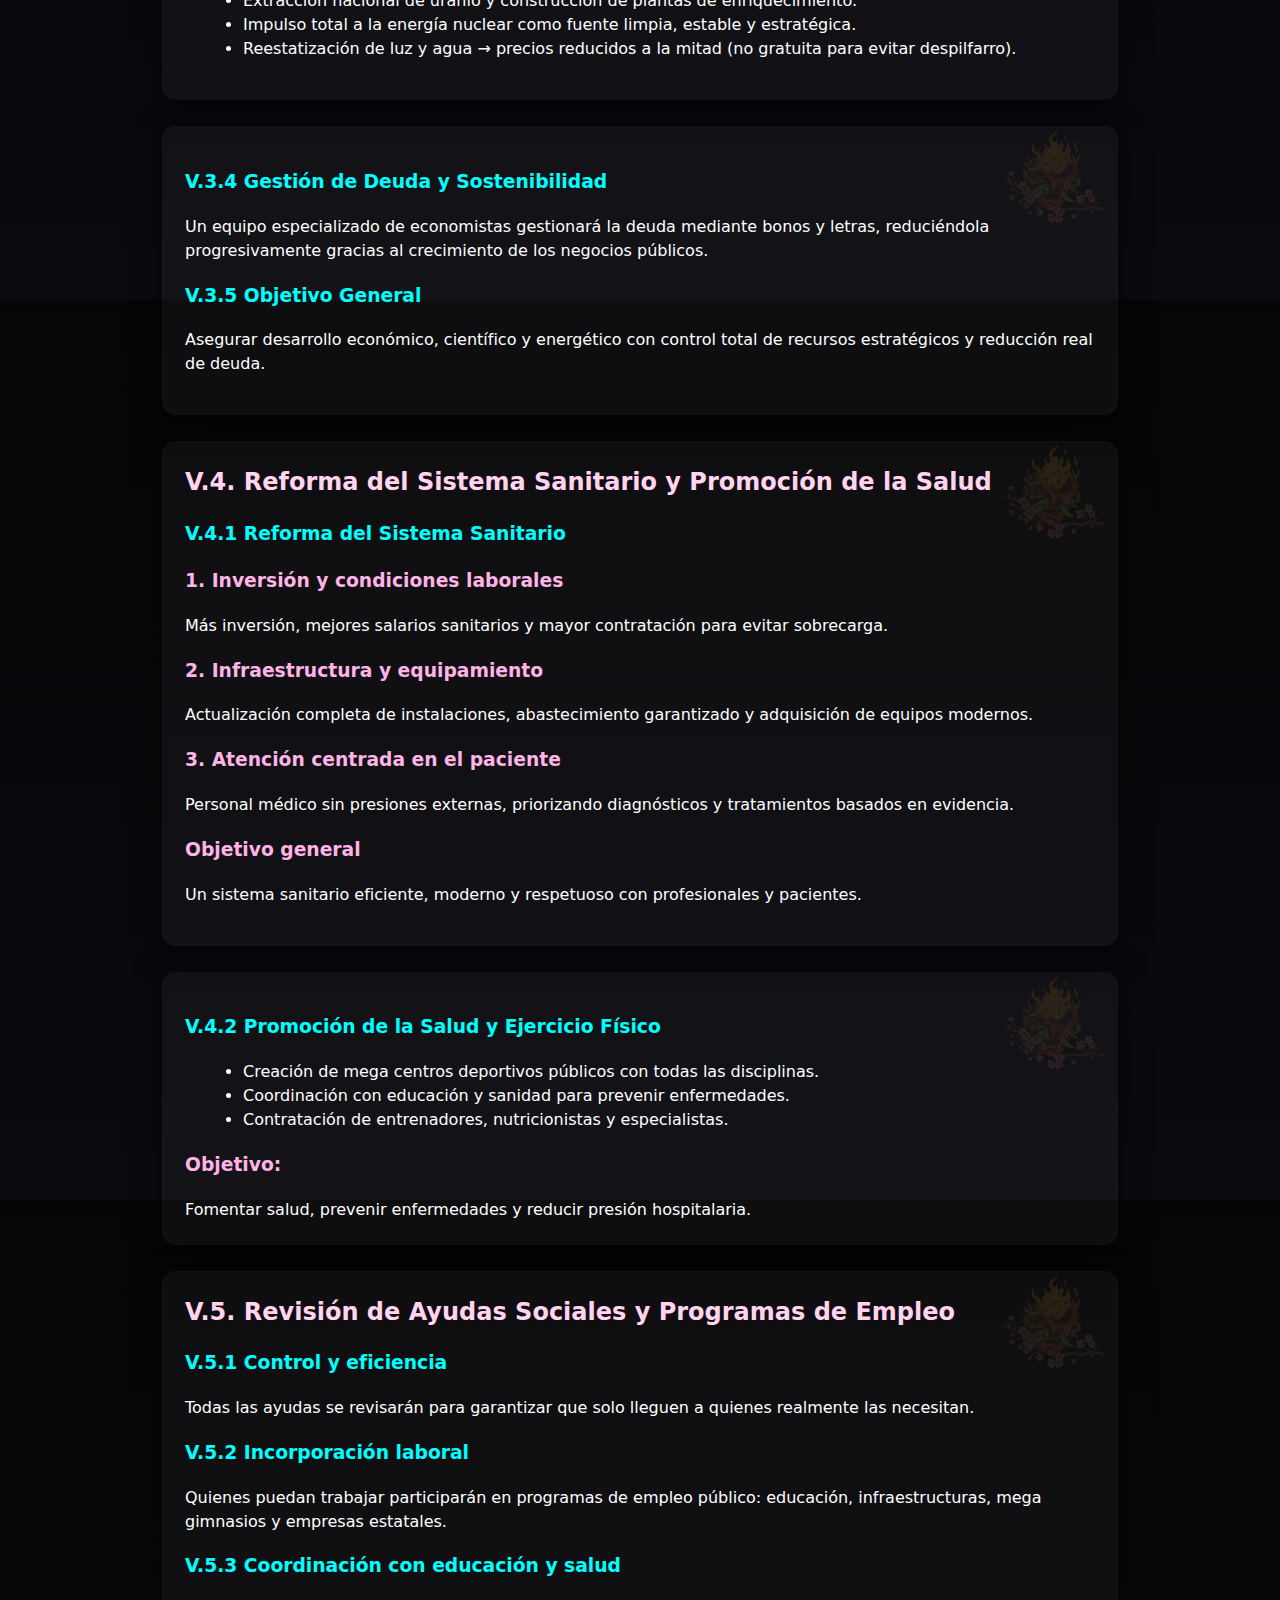
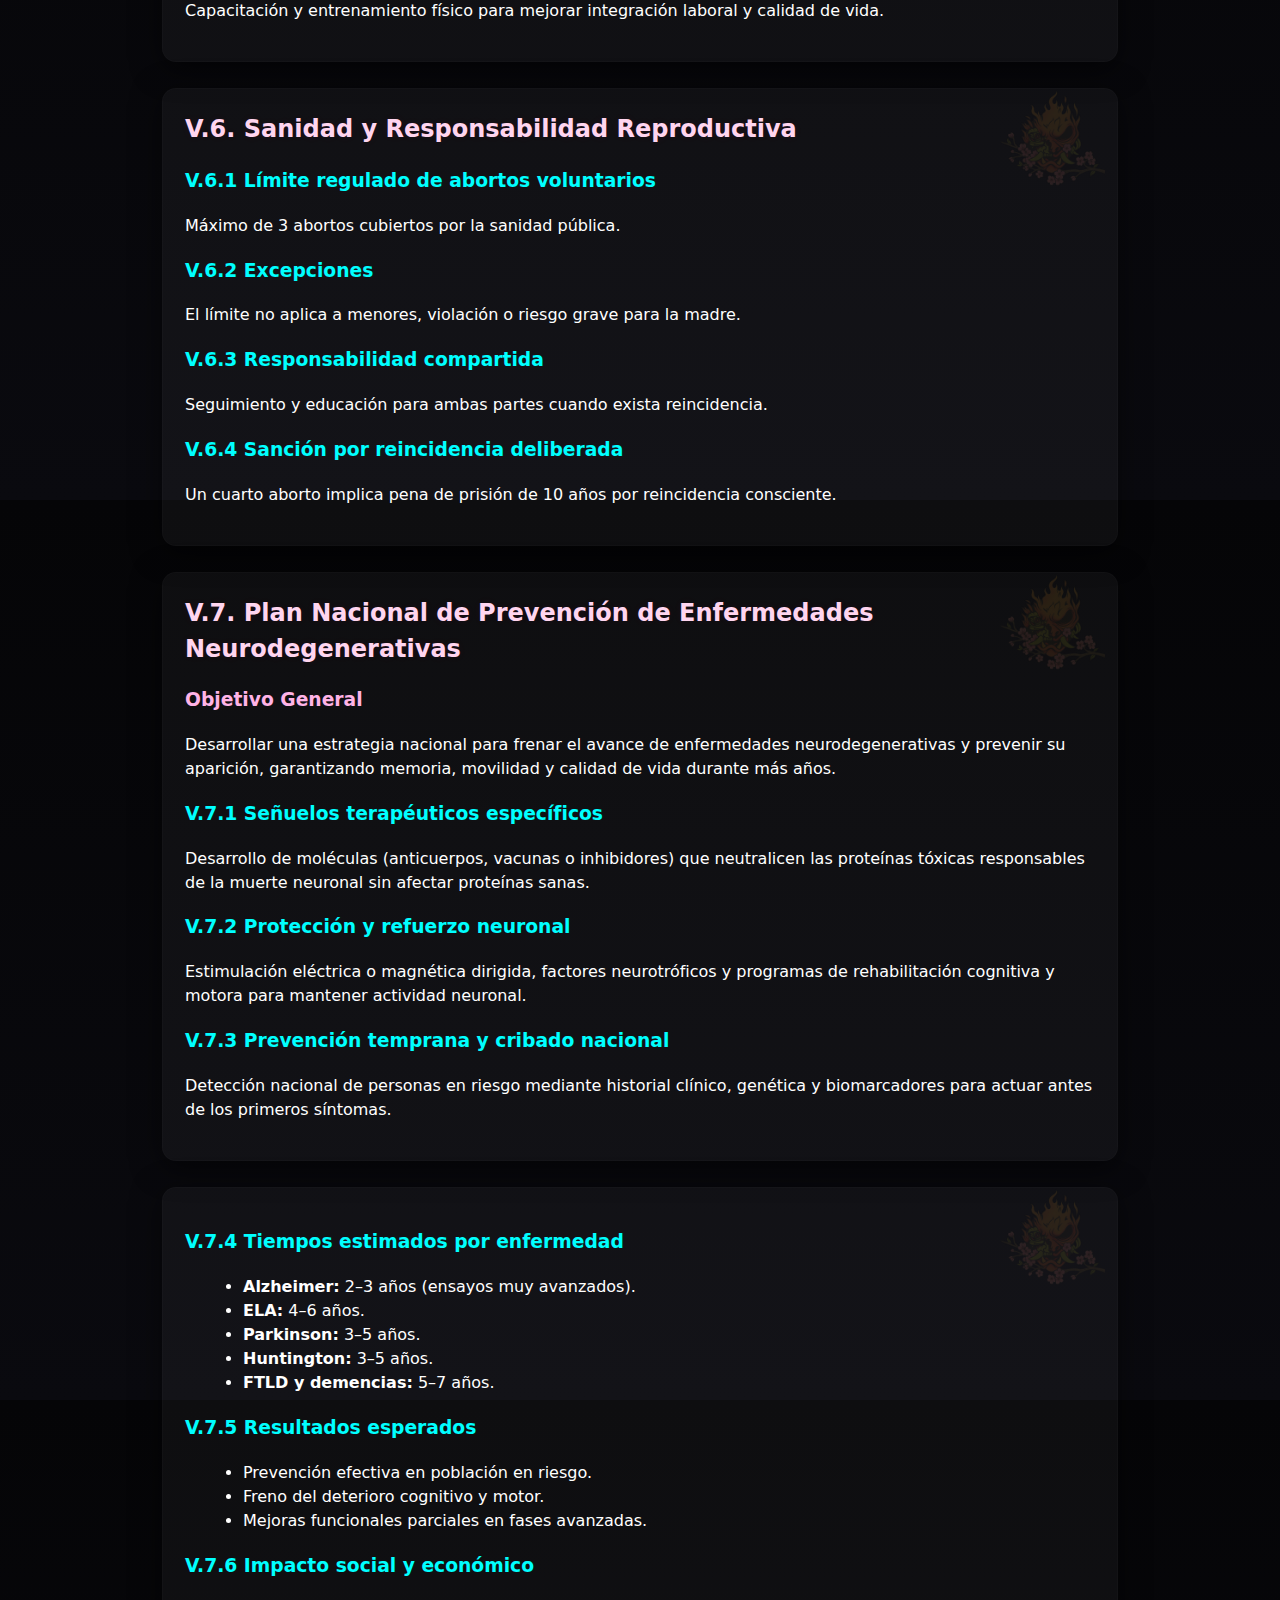
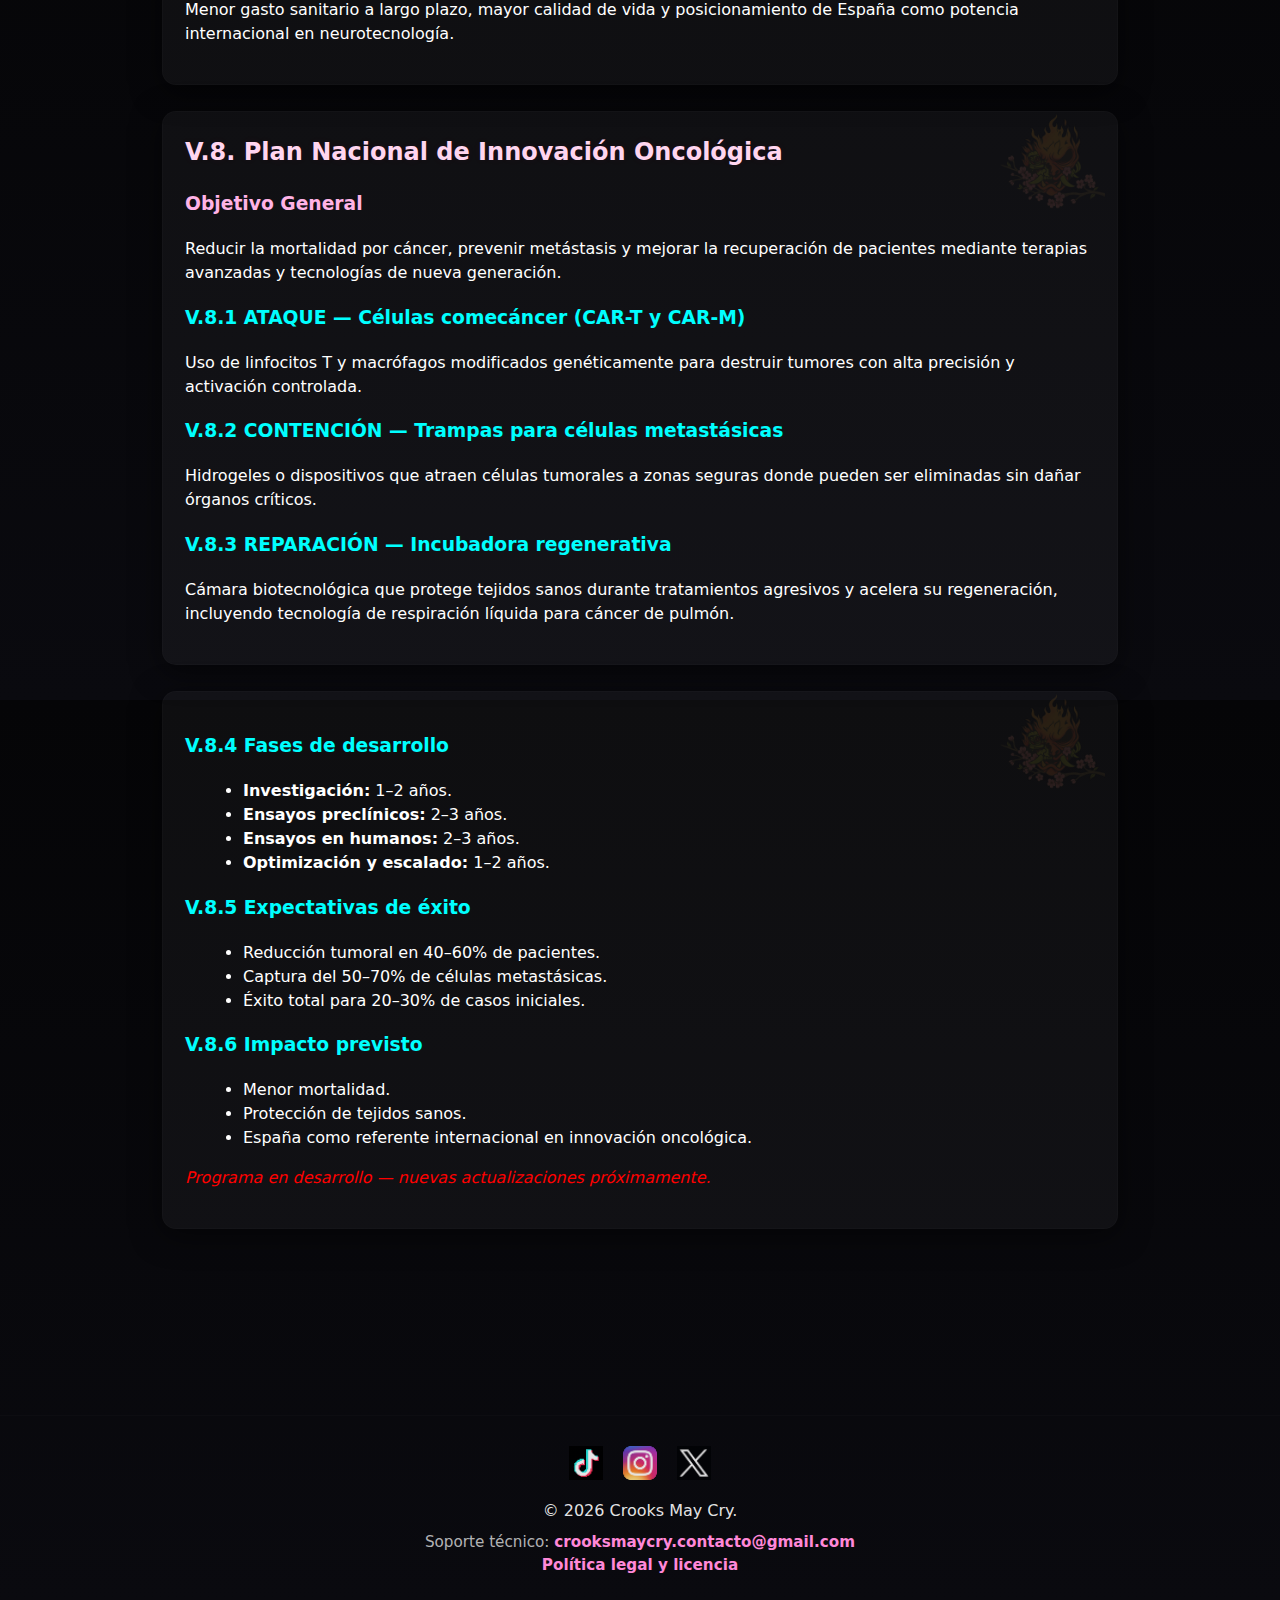
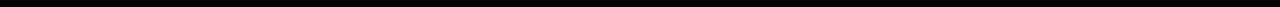
<file: programa.html>
<!doctype html>
<html lang="es">
<head>
  <meta charset="utf-8" />
  <meta name="viewport" content="width=device-width, initial-scale=1" />
  <title>Crooks May Cry | Programa</title>
  <link rel="icon" type="image/png" href="img/favicon.ico.png">

  <meta name="description" content="Crooks May Cry - Partido joven con visión clara. Conoce nuestro programa oficial y únete como afiliado.">
  <meta name="keywords" content="Crooks May Cry, partido político, afiliación, política joven, nuevo partido, transparencia, programa político, CMC">
  <meta name="author" content="Crooks May Cry">
  <meta name="robots" content="index, follow">

  <!-- Open Graph -->
  <meta property="og:title" content="Crooks May Cry - Proyecto político joven y transparente">
  <meta property="og:description" content="Descubre el programa oficial del partido Crooks May Cry y únete como afiliado.">
  <meta property="og:image" content="https://TU-DOMINIO.com/img/logo.png">
  <meta property="og:type" content="website">
  <meta property="og:url" content="https://TU-DOMINIO.com/">

  <style>
    /* Reset y base */
    :root{
      --accent1: #ff3e8a;
      --accent2: #ff88d8;
      --bg:#06060a;
      --card: rgba(255,255,255,0.04);
      --glass: rgba(255,255,255,0.03);
    }
    *{box-sizing:border-box}
    html,body{height:100%}
    body{
      margin:0;
      font-family: Inter, system-ui, -apple-system, "Segoe UI", Roboto, "Helvetica Neue", Arial;
      background: linear-gradient(180deg,#050507 0%, #0a0a0f 100%);
      color:#fff;
      -webkit-font-smoothing:antialiased;
      -moz-osx-font-smoothing:grayscale;
      line-height:1.5;
      overflow-x:hidden;
    }

    /* Header */
    .header{
      position:fixed; top:0; left:0; right:0;
      display:flex; align-items:center; justify-content:space-between;
      padding:14px 28px;
      background: linear-gradient(180deg, rgba(0,0,0,0.45), rgba(0,0,0,0.15));
      backdrop-filter: blur(6px);
      z-index:1000;
      border-bottom: 1px solid rgba(255,255,255,0.02);
    }
    .header .logo{height:56px; filter: drop-shadow(0 6px 18px rgba(255,40,120,0.12));}
    .header nav a{
      color:var(--accent2);
      margin-left:20px;
      text-decoration:none;
      font-weight:700;
      transition: .18s;
    }
    .header nav a.active, .header nav a:hover{
      color:#fff;
      text-shadow: 0 0 10px rgba(255,60,140,0.18);
    }

    /* Contenedor principal */
    main.program-container{
      padding-top:100px;
      padding-bottom:80px;
      max-width:1150px;
      margin:0 auto;
    }
    h1.page-title{
      text-align:center;
      margin:36px 20px 8px;
      font-size:2.1rem;
      letter-spacing:0.2px;
      text-shadow:0 0 12px rgba(255,0,106,0.12);
    }
    .program-meta{
      text-align:center;
      color: #ffb3e6;
      margin-bottom:8px;
    }
    .download-pdf{
      display:inline-block;
      margin-left:8px;
      padding:8px 12px;
      border-radius:10px;
      background: linear-gradient(90deg,var(--accent1),#ff6f9f);
      color:white;
      text-decoration:none;
      font-weight:700;
      box-shadow:0 8px 20px rgba(255,50,120,0.12);
    }

    /* pestañas */
    .program-tabs{
      display:flex; justify-content:center; gap:12px; margin:28px auto 20px; flex-wrap:wrap;
    }
    .program-tab{
      padding:10px 20px; border-radius:12px; cursor:pointer;
      background: transparent; border:1px solid rgba(255,255,255,0.04);
      color:var(--accent2); font-weight:700;
    }
    .program-tab.active{
      background:linear-gradient(90deg,var(--accent1),#ff6f9f);
      border-color:transparent; color:#fff; box-shadow:0 8px 30px rgba(255,60,140,0.12);
    }

    /* Secciones */
    .program-section{ display:none; padding:10px 18px 40px; }
    .program-section.active{ display:block; }

    /* Cards (programa) */
    .program-content{ max-width:980px; margin:0 auto; padding:0 12px; }
    .program-card{
      background: var(--card);
      border-radius:14px; padding:22px; margin:26px 0;
      box-shadow: 0 6px 30px rgba(0,0,0,0.5);
      position:relative; overflow:hidden;
      border: 1px solid rgba(255,255,255,0.02);
    }
    .program-card h2{ margin-top:0; color:#ffd5ef; text-shadow:0 0 8px rgba(255,20,120,0.06) }
    .program-card h3{ color:#ffb3e6 }
    .program-card ul{ margin-left:18px }

    .asomando{ position:absolute; top:-10px; width:110px; opacity:0.12; right:12px; filter: drop-shadow(0 6px 18px rgba(255,40,120,0.06)); }

    /* TIMELINE vertical estilo A */
    .timeline {
      position:relative;
      margin:40px auto 30px;
      padding: 30px 0;
      max-width:900px;
    }
    /* línea central */
    .timeline::before{
      content:"";
      position:absolute;
      left:50%;
      transform:translateX(-50%);
      top:0; bottom:0;
      width:4px;
      background: linear-gradient(180deg, rgba(255,62,138,0.25), rgba(255,62,138,0.08));
      border-radius:4px;
      box-shadow:0 0 30px rgba(255,62,138,0.04);
    }
    .timeline-item{
      position:relative;
      width:calc(50% - 40px);
      padding:18px 22px;
      background: linear-gradient(180deg, rgba(255,255,255,0.02), rgba(255,255,255,0.01));
      border-radius:12px;
      margin:18px 0;
      box-shadow: 0 8px 30px rgba(0,0,0,0.5);
      border: 1px solid rgba(255,255,255,0.03);
      transition: transform .28s ease, box-shadow .28s ease;
    }
    .timeline-item:hover{ transform: translateY(-6px); box-shadow: 0 12px 40px rgba(0,0,0,0.6); }

    .timeline-item.left{
      left:0;
      margin-right: auto;
    }
    .timeline-item.right{
      left:50%;
      transform: translateX(30px); /* shift to the right column */
    }
    /* pointer from central line */
    .timeline-item::after{
      content:"";
      position:absolute;
      top:22px;
      width:16px; height:16px;
      background: linear-gradient(90deg,var(--accent1),var(--accent2));
      border-radius:50%;
      box-shadow:0 6px 18px rgba(255,62,138,0.12);
      border:3px solid #0a0a0f;
    }
    .timeline-item.left::after{
      right:-32px;
    }
    .timeline-item.right::after{
      left:-32px;
    }
    .timeline-year{
      display:flex; align-items:center; gap:12px; margin-bottom:8px; font-weight:800;
      color:#fff;
    }
    .timeline-year .dot{
      width:44px; height:44px; border-radius:50%;
      display:inline-flex; align-items:center; justify-content:center;
      background: linear-gradient(90deg,var(--accent1),var(--accent2));
      box-shadow:0 8px 30px rgba(255,62,138,0.12);
      font-size:0.95rem;
      font-weight:900;
    }
    .timeline-body{ color:#f7e8f3; font-size:0.95rem; }

    /* Responsive */
    @media (max-width:900px){
      .timeline::before{ left:20px; transform:none; width:3px; }
      .timeline-item{ width:100%; left:0 !important; transform:none; margin-left:46px; }
      .timeline-item::after{ left:12px !important; right:auto; }
    }

    /* Footer */
    footer{
      margin-top:40px; padding:30px 18px; text-align:center; color:rgba(255,255,255,0.9);
      border-top:1px solid rgba(255,255,255,0.02);
    }
    .social-links{ display:flex; justify-content:center; gap:20px; margin-bottom:12px }
    .social-links img{ width:34px; height:34px; opacity:0.9; transition:transform .15s }
    .social-links img:hover{ transform:scale(1.08) }
    .credits, .support{ margin-top:8px; color:rgba(255,255,255,0.7); font-size:0.95rem; }
    .support a{ color:var(--accent2); text-decoration:none; font-weight:700 }
  </style>
</head>
<body>

  <!-- HEADER -->
  <header class="header">
    <div style="display:flex;align-items:center;gap:12px;">
      <img src="img/logo.png" class="logo" alt="Logo Crooks May Cry">
      <div style="font-weight:800;color:#fff">Crooks May Cry</div>
    </div>
    <nav>
      <a href="index.html">Inicio</a>
      <a href="programa.html" class="active">Programa</a>
      <a href="afiliado.html">Hazte Afiliado</a>
      <a href="contacto.html">Contacto</a>
    </nav>
  </header>

  <!-- MAIN -->
  <main class="program-container">
    <h1 class="page-title">Programa Oficial — Crooks May Cry</h1>

    <p class="program-meta">
      <strong>Puedes descargar el PDF del programa completo aquí ➜</strong>
      <!-- Ruta local al PDF subido -->
      <a class="download-pdf" href="docs/crooks_may_cry_programa.pdf" target="_blank" rel="noopener">Descargar PDF original</a>
    </p>

    <!-- PESTAÑAS -->
    <div class="program-tabs" role="tablist" aria-label="Programa tabs">
      <button class="program-tab active" data-target="completo" type="button">Programa Completo</button>
      <button class="program-tab" data-target="cronologia" type="button">Cronología (Años)</button>
    </div>

    <!-- PROGRAMA COMPLETO -->
    <section id="completo" class="program-section active" aria-labelledby="tab-completo">
      <div class="program-content">
        <!-- Aquí van tus cards (mantengo el texto que me diste; he centrado y estructurado) -->
        <article class="program-card asoma-left">
          <img class="asomando" src="img/logo-cut.png" alt="" aria-hidden="true">
          <h2>Primer y Segundo Año de Mandato</h2>

          <h3>1. Objetivo General del Bienio</h3>
          <p>Durante los dos primeros años de mandato se desarrollará un conjunto de medidas dirigidas a transformar el Estado, garantizar derechos sociales, impulsar la justicia económica y reconstruir la soberanía popular. Este periodo se centrará en reformas estructurales, mejora del bienestar social, transparencia institucional, lucha contra la desigualdad y reordenación estratégica del país.</p>
        </article>

        <article class="program-card asoma-right">
          <img class="asomando" src="img/logo-cut.png" alt="" aria-hidden="true">
          <h2>I. Área Económica</h2>
          <h3>1. Exención de IRPF para salarios bajos</h3>
          <ul>
            <li>Salario anual ≤ 25.000 € → 0 % de IRPF.</li>
            <li>Salario entre 25.001 € y “sueldo alto” → solo 5 % de IRPF.</li>
          </ul>
          <h3>2. Incentivo por hijo</h3>
          <ul>
            <li>Para quienes pagan IRPF: 5 % de reducción por hijo sobre el impuesto correspondiente.</li>
            <li>Para quienes están exentos (≤25.000 €): ayuda directa de 200 €/mes por hijo.</li>
          </ul>
          <h3>3. Objetivo</h3>
          <ul>
            <li>Aliviar la carga fiscal de trabajadores y familias jóvenes.</li>
            <li>Incentivar la natalidad.</li>
            <li>Mantener sostenibilidad del Estado mediante eficiencia del gasto público.</li>
          </ul>
        </article>

        <article class="program-card asoma-left">
          <img class="asomando" src="img/logo-cut.png" alt="" aria-hidden="true">
          <h2>II. Área de Fomento del Emprendimiento</h2>
          <h3>1. Apoyo a autónomos y pequeñas empresas</h3>
          <p>Se implementarán ayudas fiscales para nuevos negocios y pequeñas empresas:</p>
          <ul>
            <li>Los nuevos negocios estarán exentos de impuestos.</li>
            <li>Tributación gradual desde el 25% tras los primeros años.</li>
            <li>Apoyo solo a negocios nuevos o empresas en dificultades.</li>
          </ul>
          <h3>2. Creación de negocios públicos para estabilizar precios</h3>
          <ul>
            <li>Supermercados públicos con productos locales a bajo precio.</li>
            <li>Compra directa a agricultores a precios justos.</li>
            <li>Reducción de intermediarios y del precio final al consumidor.</li>
          </ul>
        </article>

        <!-- Más artículos (he incluido los más representativos, puedes duplicar/pegar estos bloques para añadir todo el contenido si quieres) -->
        <article class="program-card asoma-right">
          <img class="asomando" src="img/logo-cut.png" alt="" aria-hidden="true">
          <h2>III. Área de Política de Restitución de Suelos y Uso Público</h2>
          <h3>1. Restitución de terrenos expropiados</h3>
        <p>
          Los terrenos expropiados o usados para instalaciones energéticas se devolverán a los
          propietarios originales cuando sea posible; en caso contrario se destinarán a proyectos
          públicos como bosques o vivienda pública.
        </p>

        <h3>2. Exenciones del impuesto de sucesiones y donaciones</h3>
        <p>
          Se elimina el impuesto para transmisiones por herencia, excepto en casos con deudas
          pendientes o voluntad explícita del causante.
        </p>
        </article>

        <article class="program-card asoma-left">
          <img class="asomando" src="img/logo-cut.png" alt="" aria-hidden="true">
          <h2>IV. Área de Cohesión Social, Seguridad y Desarrollo Nacional</h2>
          <h3 style="color: aqua;">IV.1. Política de Recepción, Alojamiento y Empleo para Personas Migrantes</h3>

  <h3>1. Acogida y diagnóstico inicial</h3>
  <p>
    A la llegada, toda persona migrante recibirá evaluación médica y registro administrativo para
    obtener un documento provisional. Se facilitarán suministros básicos como ropa, higiene y
    un teléfono económico.
  </p>

  <h3>2. Alojamiento temporal organizado</h3>
  <p>
    Se habilitarán barrios con viviendas prefabricadas con servicios comunes. Cada vivienda
    albergará a dos personas o una unidad familiar.
  </p>

  <h3>3. Integración laboral</h3>
  <p>
    Acceso a ofertas laborales en obra pública, limpieza urbana, agricultura o construcción.
    Retribución mínima equivalente al salario exento.
  </p>

  <h3>4. Protección de personas vulnerables</h3>
  <p>
    Mayores, embarazadas o personas con discapacidad tendrán empleos adaptados como
    comedores o servicios de apoyo.
  </p>

  <h3>5. Cooperación internacional</h3>
  <p>
    Acuerdos con países socios para migración ordenada y reconocimiento de titulaciones.
  </p>

  <h3>6. Gestión de viviendas ocupadas</h3>
  <p>
    Las viviendas ocupadas se devolverán a propietarios. Los ocupantes sin antecedentes serán
    integrados al sistema de acogida. Quienes tengan delitos adicionales irán a proceso judicial.
  </p>

  <h3>7. Principios rectores</h3>
  <p>
    Respeto estricto a derechos humanos, transparencia y cooperación con administraciones
    locales.
  </p>
        </article>

        <article class="program-card asoma-right">
  <img class="asomando" src="img/logo-cut.png">
 <h3 style="color: aqua;">IV.2. Bienestar Animal y Acompañamiento Intergeneracional</h3>

  <h3>8. Programa nacional para animales callejeros</h3>
  <p>
    Perros y gatos callejeros serán recogidos, vacunados y alimentados. Los perros entrenados
    portarán collar electrónico que les hará regresar al refugio por la noche.
  </p>

  <h3>9. Reforma de residencias de mayores</h3>
  <p>
    Actividades físicas y cognitivas diarias para reducir caídas y mejorar la salud mental.
  </p>

  <h3>10. Convivencia entre animales y personas mayores</h3>
  <p>
    Mini-refugios en residencias para fomentar compañía, reducir soledad y mejorar salud
    emocional.
  </p>
</article>

<article class="program-card asoma-left">
  <img class="asomando" src="img/logo-cut.png">
  <h3 style="color: aqua;">IV.3. Reconstrucción Nacional y Vivienda Social</h3>

  <h3>12. Reconstrucción tras catástrofes</h3>
  <p>
    Planes de apoyo y nueva vivienda pública para afectados por desastres (ej. La Palma, DANA).
    Alquiler social con opción a propiedad al terminar de pagar el coste de construcción.
  </p>
</article>

<article class="program-card asoma-right">
  <img class="asomando" src="img/logo-cut.png">
  <h3 style="color: aqua;">IV.4. Hacienda Pública y Política Energética</h3>

  <h3>13. Reforma de la Agencia Tributaria</h3>
  <p>
    La Agencia Tributaria dejará de ser un organismo persecutorio y pasará a informar y asesorar.
    Solo casos graves como evasión masiva serán investigados.
  </p>

  <h3>14. Energía nuclear y servicios básicos públicos</h3>
  <p>
    Extracción de uranio y construcción de planta de enriquecimiento. Recuperación pública de luz
    y agua, reduciendo precios a la mitad (no gratuita para evitar despilfarro).
  </p>
</article>

<article class="program-card asoma-left">
  <img class="asomando" src="img/logo-cut.png">
  <h3 style="color: aqua;">IV.5. Seguridad Ciudadana y Fuerzas Policiales</h3>

  <h3>15. Medidas de seguridad</h3>
  <ul>
    <li>Aumento de presupuesto y personal policial.</li>
    <li>Entrenamiento con pesas, artes marciales y defensa personal.</li>
    <li>Uso ampliado de herramientas no letales bajo supervisión.</li>
  </ul>
</article>

<article class="program-card asoma-right">
  <img class="asomando" src="img/logo-cut.png">
  <h3 style="color: aqua;">IV.6. Reforma Integral de la Justicia y del Sistema Penitenciario</h3>

  <h3>16. Principio de igualdad</h3>
  <p>
    Toda persona será juzgada bajo las mismas leyes sin discriminación.
  </p>

  <h3>17. Delitos leves sin violencia</h3>
  <p>
    Multas, trabajos comunitarios y apoyo psicológico.
  </p>

  <h3>18. Delitos intermedios</h3>
  <p>
    Condenas entre 5 y 15 años con acceso a programas educativos, talleres, psicólogos y trabajo
    remunerado libre de impuestos para generar ahorros.
  </p>

  <h3>19. Delitos graves</h3>
  <p>
    Condenas entre 30 y 40 años. Acceso a programas condicionado al buen comportamiento.
  </p>

  <h3>20. Filosofía del sistema</h3>
  <p>
    Basado en reinserción, trabajo, educación y reducción de reincidencia.
  </p>
</article>

<article class="program-card asoma-left">
  <img class="asomando" src="img/logo-cut.png">
  <h3 style="color: aqua;">IV.7. Televisión Pública</h3>
  <p>
    La televisión pública será un medio transparente, basado en datos verificables y sin uso como
    herramienta de propaganda política.
  </p>
</article>

<article class="program-card asoma-right">
  <img class="asomando" src="img/logo-cut.png">
  <h3 style="color: aqua;">IV.8. Libertad y Regulación Técnica del Automovilismo</h3>

  <h3>21. Personalización de vehículos</h3>
  <p>Se permitirán modificaciones siempre que pasen ITV renovada.</p>

  <h3>22. Espacios seguros para conducción</h3>
  <p>Circuitos públicos y tramos controlados para evitar carreras ilegales.</p>

  <h3>23. Industria del motor</h3>
  <p>
    Impulso a talleres especializados y fabricación nacional de piezas de alto rendimiento.
  </p>
</article>

<article class="program-card asoma-left">
  <img class="asomando" src="img/logo-cut.png">
  <h3 style="color: aqua;">IV.9. Plan Nacional de Riqueza y Reducción de Deuda</h3>
  <ul>
    <li>Pago controlado de deuda mediante bonos.</li>
    <li>Empresa pública de tierras raras.</li>
    <li>Negocios estatales en sectores clave.</li>
    <li>Estrategia de ingresos para reducir deuda gradualmente.</li>
  </ul>
</article>

<article class="program-card asoma-right">
  <img class="asomando" src="img/logo-cut.png">
  <h3 style="color: aqua;">IV.10. Transparencia y Participación Ciudadana</h3>

  <h3>24. Portal de transparencia</h3>
  <p>
    Información detallada de cada céntimo del gasto público.
  </p>

  <h3>25. Portal de incidencias</h3>
  <p>
    Ciudadanos podrán reportar problemas y seguir el estado de resolución.
  </p>
</article>

<article class="program-card asoma-left">
  <img class="asomando" src="img/logo-cut.png">
  <h3 style="color: aqua;">IV.11. Responsabilidad y Rendición de Cuentas de los Mandatarios</h3>

  <ul>
    <li>Plazo de 6 meses a 1 año para revertir situaciones críticas.</li>
    <li>Elecciones inmediatas e inhabilitación si no cumple.</li>
    <li>Si 3 presidentes del mismo partido fallan, el partido queda expulsado.</li>
  </ul>

  <p>
    Estas medidas consolidan las bases del mandato para avanzar posteriormente hacia las
    reformas del tercer año en adelante.
  </p>
</article>



<article class="program-card asoma-right">
  <img class="asomando" src="img/logo-cut.png">
  <h2 style="color: plum;">Tercer año en adelante</h2>

  <h2>V.1. Reforma Fiscal Gradual y Progresiva</h2>
  <p>
    A medida que crezcan los ingresos del Estado a través de negocios públicos y recursos
    estratégicos, se aplicará una reducción progresiva de impuestos.
  </p>

  <h3>Reducción para personas físicas</h3>
  <ul>
    <li>Hasta 22.000 € anuales → 0 % de impuestos.</li>
    <li>Entre 22.000 € y 70.000 € → 15 %.</li>
    <li>Más de 70.000 € → 25 %.</li>
  </ul>

  <h3>Reducción para empresas</h3>
  <p>
    Impuesto de sociedades unificado al 20 % para impulsar inversión, creación de empresas y
    competitividad internacional.
  </p>

  <h3><strong>Objetivo:</strong></h3>Fomentar crecimiento económico, aumentar recaudación eficiente y reducir cargas innecesarias.
</article>

<article class="program-card asoma-left">
  <img class="asomando" src="img/logo-cut.png">
  <h2>V.2. Reforma Educativa Integral</h2>
  <p>
    Gran reforma estructural de educación para fomentar el talento, reducir presión académica y
    conectar la educación con la vida real.
  </p>
</article>

<article class="program-card asoma-right">
  <img class="asomando" src="img/logo-cut.png">
  <h3 style="color: aqua;">V.2.1 Educación Primaria — Desarrollo Personalizado y Motivador</h3>

  <h3>1. Educación emocional y comunicación</h3>
  <p>
    Los niños aprenderán a expresarse, gestionar emociones y trabajar en equipo desde edades
    tempranas.
  </p>

  <h3>2. Matemáticas y ciencias progresivas</h3>
  <p>
    Enseñanza gradual de matemáticas con apoyo reforzado en caso de habilidades destacadas.
  </p>

  <h3>3. Refuerzo adaptativo de debilidades</h3>
  <p>
    Las asignaturas donde el alumno tenga dificultades tendrán menor peso en la nota, evitando
    frustración.
  </p>

  <h3>4. Educación física y hábitos saludables</h3>
  <p>Mayor peso del deporte en primaria para fomentar salud, disciplina y hábitos correctos.</p>

  <h3>5. Autonomía progresiva</h3>
  <p>Proyectos simples para preparar a los alumnos para la responsabilidad de institutos grandes.</p>

  <h3><strong>Objetivo:</strong></h3>Potenciar talento individual, corregir debilidades sin desmotivación e inculcar hábitos saludables.
</article>

<article class="program-card asoma-left">
  <img class="asomando" src="img/logo-cut.png">
  <h3  style="color: aqua;">V.2.2 ESO y Mega Institutos — Autonomía, Responsabilidad y Aprendizaje Práctico</h3>

  <h3>1. Flexibilidad de asistencia</h3>
  <p>
    Hasta 3 días semanales sin penalización si se cumplen tareas, fomentando responsabilidad y
    gestión del tiempo.
  </p>

  <h3>2. Educación adaptativa</h3>
  <p>
    Cada estudiante reforzará sus puntos fuertes sin dejar de aprender lo básico.
  </p>

  <h3>3. Educación física obligatoria</h3>
  <p>
    Gimnasio, artes marciales y actividades que fomenten disciplina y salud.
  </p>

  <h3>4. Entorno seguro y autónomo</h3>
  <p>
    Institutos con comedores, talleres, lavanderías, espacios de ocio y vigilancia policial.
  </p>

  <h3>5. Aprendizaje experimental</h3>
  <p>
    Clases prácticas de física, química, biología y proyectos reales.
  </p>

  <h3><strong>Objetivo:</strong></h3>Reducir presión, potenciar talentos, garantizar seguridad y promover aprendizaje real y dinámico.
</article>

<article class="program-card asoma-right">
  <img class="asomando" src="img/logo-cut.png">
  <h3  style="color: aqua;">V.2.3 FP y Bachillerato — Formación Profesional y Académica Avanzada</h3>

  <h3>1. FP práctica y especialización</h3>
  <p>Talleres reales, prácticas en empresas (incluyendo públicas) y proyectos aplicados.</p>

  <h3>2. Autonomía y responsabilidad</h3>
  <p>
    El estudiante gestiona horarios y carga siempre que cumpla proyectos y exámenes.
  </p>

  <h3>3. Residencias en mega institutos</h3>
  <p>
    Alumnos de 17+ podrán vivir en las instalaciones con seguridad y servicios básicos.
  </p>

  <h3>4. Educación física y bienestar</h3>
  <p>
    Entrenamiento físico obligatorio para fomentar salud y disciplina.
  </p>

  <h3>5. Preparación para la vida adulta</h3>
  <p>
    Asignaturas de economía, habilidades sociales, emprendimiento y formación laboral.
  </p>

  <h3><strong>Objetivo:</strong></h3>Preparar para empleo, estudios superiores o emprendimiento con mezcla de teoría y práctica real.
</article>
<!-- ========================================================== -->
<!-- ====== V.3 — Innovación Científica, Recursos y Energía ===== -->
<!-- ========================================================== -->

<article class="program-card asoma-left">
  <img class="asomando" src="img/logo-cut.png">
  <h2>V.3. Innovación Científica, Recursos Estratégicos y Energía</h2>

  <h3  style="color: aqua;">V.3.1 Investigación y Desarrollo Estatal</h3>
  <p>
    El Estado contratará científicos especializados en medicina, energía, tecnología, defensa y
    sectores estratégicos. Cada equipo deberá presentar resultados anuales medibles.
  </p>
  <p>
    Los proyectos serán financiados directamente por el gobierno, pudiendo convertirse en
    tecnología pública o productos comercializables estratégicamente.
  </p>
</article>


<!-- ========================================================== -->
<!-- ===================  V.3.2 Recursos Estratégicos ========= -->
<!-- ========================================================== -->

<article class="program-card asoma-right">
  <img class="asomando" src="img/logo-cut.png">

  <h3  style="color: aqua;">V.3.2 Explotación Estatal de Recursos Estratégicos</h3>
  <p>
    El Estado gestionará en exclusiva la extracción de tierras raras y minerales críticos.
    Otros países podrán comprar materiales, pero no explotar ni manipular la tierra.
  </p>
  <p>
    Los ingresos se destinarán a proyectos públicos, reducción de deuda y expansión de empresas estatales.
  </p>
</article>


<!-- ========================================================== -->
<!-- ======================== V.3.3 Energía ==================== -->
<!-- ========================================================== -->

<article class="program-card asoma-left">
  <img class="asomando" src="img/logo-cut.png">

  <h3  style="color: aqua;">V.3.3 Energía y Autosuficiencia Nacional</h3>
  <ul>
    <li>Extracción nacional de uranio y construcción de plantas de enriquecimiento.</li>
    <li>Impulso total a la energía nuclear como fuente limpia, estable y estratégica.</li>
    <li>Reestatización de luz y agua → precios reducidos a la mitad (no gratuita para evitar despilfarro).</li>
  </ul>
</article>


<!-- ========================================================== -->
<!-- ====================== V.3.4 Deuda ======================== -->
<!-- ========================================================== -->

<article class="program-card asoma-right">
  <img class="asomando" src="img/logo-cut.png">

  <h3  style="color: aqua;">V.3.4 Gestión de Deuda y Sostenibilidad</h3>
  <p>
    Un equipo especializado de economistas gestionará la deuda mediante bonos y letras,
    reduciéndola progresivamente gracias al crecimiento de los negocios públicos.
  </p>

  <h3  style="color: aqua;">V.3.5 Objetivo General</h3>
  <p>
    Asegurar desarrollo económico, científico y energético con control total de recursos estratégicos
    y reducción real de deuda.
  </p>
</article>


<!-- ========================================================== -->
<!-- ============ V.4 — Reforma del Sistema Sanitario ========== -->
<!-- ========================================================== -->

<article class="program-card asoma-left">
  <img class="asomando" src="img/logo-cut.png">

  <h2>V.4. Reforma del Sistema Sanitario y Promoción de la Salud</h2>

  <h3  style="color: aqua;">V.4.1 Reforma del Sistema Sanitario</h3>

  <h3>1. Inversión y condiciones laborales</h3>
  <p>Más inversión, mejores salarios sanitarios y mayor contratación para evitar sobrecarga.</p>

  <h3>2. Infraestructura y equipamiento</h3>
  <p>
    Actualización completa de instalaciones, abastecimiento garantizado y adquisición de
    equipos modernos.
  </p>

  <h3>3. Atención centrada en el paciente</h3>
  <p>
    Personal médico sin presiones externas, priorizando diagnósticos y tratamientos basados en evidencia.
  </p>

  <h3>Objetivo general</h3>
  <p>
    Un sistema sanitario eficiente, moderno y respetuoso con profesionales y pacientes.
  </p>
</article>


<!-- ========================================================== -->
<!-- ============ V.4.2 Promoción de la salud ================== -->
<!-- ========================================================== -->

<article class="program-card asoma-right">
  <img class="asomando" src="img/logo-cut.png">

  <h3  style="color: aqua;">V.4.2 Promoción de la Salud y Ejercicio Físico</h3>
  <ul>
    <li>Creación de mega centros deportivos públicos con todas las disciplinas.</li>
    <li>Coordinación con educación y sanidad para prevenir enfermedades.</li>
    <li>Contratación de entrenadores, nutricionistas y especialistas.</li>
  </ul>

  <h3>Objetivo:</h3>Fomentar salud, prevenir enfermedades y reducir presión hospitalaria.
</article>


<!-- ========================================================== -->
<!-- ========= V.5 Ayudas Sociales y Programas de Empleo ======= -->
<!-- ========================================================== -->

<article class="program-card asoma-left">
  <img class="asomando" src="img/logo-cut.png">

  <h2>V.5. Revisión de Ayudas Sociales y Programas de Empleo</h2>

  <h3  style="color: aqua;">V.5.1 Control y eficiencia</h3>
  <p>
    Todas las ayudas se revisarán para garantizar que solo lleguen a quienes realmente las necesitan.
  </p>

  <h3  style="color: aqua;">V.5.2 Incorporación laboral</h3>
  <p>
    Quienes puedan trabajar participarán en programas de empleo público:
    educación, infraestructuras, mega gimnasios y empresas estatales.
  </p>

  <h3  style="color: aqua;">V.5.3 Coordinación con educación y salud</h3>
  <p>
    Capacitación y entrenamiento físico para mejorar integración laboral y calidad de vida.
  </p>
</article>


<!-- ========================================================== -->
<!-- ============== V.6 Sanidad Reproductiva =================== -->
<!-- ========================================================== -->

<article class="program-card asoma-right">
  <img class="asomando" src="img/logo-cut.png">

  <h2>V.6. Sanidad y Responsabilidad Reproductiva</h2>

  <h3  style="color: aqua;">V.6.1 Límite regulado de abortos voluntarios</h3>
  <p>Máximo de 3 abortos cubiertos por la sanidad pública.</p>

  <h3  style="color: aqua;">V.6.2 Excepciones</h3>
  <p>El límite no aplica a menores, violación o riesgo grave para la madre.</p>

  <h3  style="color: aqua;">V.6.3 Responsabilidad compartida</h3>
  <p>Seguimiento y educación para ambas partes cuando exista reincidencia.</p>

  <h3  style="color: aqua;">V.6.4 Sanción por reincidencia deliberada</h3>
  <p>Un cuarto aborto implica pena de prisión de 10 años por reincidencia consciente.</p>
</article>
<!-- ========================================================== -->
<!-- ========= V.7 — Enfermedades Neurodegenerativas ========== -->
<!-- ========================================================== -->

<article class="program-card asoma-left">
  <img class="asomando" src="img/logo-cut.png">

  <h2>V.7. Plan Nacional de Prevención de Enfermedades Neurodegenerativas</h2>

  <h3>Objetivo General</h3>
  <p>
    Desarrollar una estrategia nacional para frenar el avance de enfermedades
    neurodegenerativas y prevenir su aparición, garantizando memoria, movilidad
    y calidad de vida durante más años.
  </p>

  <h3  style="color: aqua;">V.7.1 Señuelos terapéuticos específicos</h3>
  <p>
    Desarrollo de moléculas (anticuerpos, vacunas o inhibidores) que neutralicen las
    proteínas tóxicas responsables de la muerte neuronal sin afectar proteínas sanas.
  </p>

  <h3  style="color: aqua;">V.7.2 Protección y refuerzo neuronal</h3>
  <p>
    Estimulación eléctrica o magnética dirigida, factores neurotróficos y programas
    de rehabilitación cognitiva y motora para mantener actividad neuronal.
  </p>

  <h3  style="color: aqua;">V.7.3 Prevención temprana y cribado nacional</h3>
  <p>
    Detección nacional de personas en riesgo mediante historial clínico,
    genética y biomarcadores para actuar antes de los primeros síntomas.
  </p>
</article>


<!-- ========================================================== -->
<!-- ========== V.7 — Tiempos estimados y resultados =========== -->
<!-- ========================================================== -->

<article class="program-card asoma-right">
  <img class="asomando" src="img/logo-cut.png">

  <h3  style="color: aqua;">V.7.4 Tiempos estimados por enfermedad</h3>
  <ul>
    <li><strong>Alzheimer:</strong> 2–3 años (ensayos muy avanzados).</li>
    <li><strong>ELA:</strong> 4–6 años.</li>
    <li><strong>Parkinson:</strong> 3–5 años.</li>
    <li><strong>Huntington:</strong> 3–5 años.</li>
    <li><strong>FTLD y demencias:</strong> 5–7 años.</li>
  </ul>

  <h3  style="color: aqua;">V.7.5 Resultados esperados</h3>
  <ul>
    <li>Prevención efectiva en población en riesgo.</li>
    <li>Freno del deterioro cognitivo y motor.</li>
    <li>Mejoras funcionales parciales en fases avanzadas.</li>
  </ul>

  <h3  style="color: aqua;">V.7.6 Impacto social y económico</h3>
  <p>
    Menor gasto sanitario a largo plazo, mayor calidad de vida y posicionamiento de España
    como potencia internacional en neurotecnología.
  </p>
</article>


<!-- ========================================================== -->
<!-- ============ V.8 — Innovación Oncológica Nacional ========= -->
<!-- ========================================================== -->

<article class="program-card asoma-left">
  <img class="asomando" src="img/logo-cut.png">

  <h2>V.8. Plan Nacional de Innovación Oncológica</h2>

  <h3>Objetivo General</h3>
  <p>
    Reducir la mortalidad por cáncer, prevenir metástasis y mejorar la recuperación
    de pacientes mediante terapias avanzadas y tecnologías de nueva generación.
  </p>

  <h3  style="color: aqua;">V.8.1 ATAQUE — Células comecáncer (CAR-T y CAR-M)</h3>
  <p>
    Uso de linfocitos T y macrófagos modificados genéticamente para destruir tumores con
    alta precisión y activación controlada.
  </p>

  <h3  style="color: aqua;">V.8.2 CONTENCIÓN — Trampas para células metastásicas</h3>
  <p>
    Hidrogeles o dispositivos que atraen células tumorales a zonas seguras donde pueden
    ser eliminadas sin dañar órganos críticos.
  </p>

  <h3  style="color: aqua;">V.8.3 REPARACIÓN — Incubadora regenerativa</h3>
  <p>
    Cámara biotecnológica que protege tejidos sanos durante tratamientos agresivos y
    acelera su regeneración, incluyendo tecnología de respiración líquida para cáncer
    de pulmón.
  </p>
</article>


<!-- ========================================================== -->
<!-- ============ V.8 — Fases, éxito e impacto ================= -->
<!-- ========================================================== -->

<article class="program-card asoma-right">
  <img class="asomando" src="img/logo-cut.png">

  <h3  style="color: aqua;">V.8.4 Fases de desarrollo</h3>
  <ul>
    <li><strong>Investigación:</strong> 1–2 años.</li>
    <li><strong>Ensayos preclínicos:</strong> 2–3 años.</li>
    <li><strong>Ensayos en humanos:</strong> 2–3 años.</li>
    <li><strong>Optimización y escalado:</strong> 1–2 años.</li>
  </ul>

  <h3  style="color: aqua;">V.8.5 Expectativas de éxito</h3>
  <ul>
    <li>Reducción tumoral en 40–60% de pacientes.</li>
    <li>Captura del 50–70% de células metastásicas.</li>
    <li>Éxito total para 20–30% de casos iniciales.</li>
  </ul>

  <h3  style="color: aqua;">V.8.6 Impacto previsto</h3>
  <ul>
    <li>Menor mortalidad.</li>
    <li>Protección de tejidos sanos.</li>
    <li>España como referente internacional en innovación oncológica.</li>
  </ul>

  <p style="color: red;"><em>Programa en desarrollo — nuevas actualizaciones próximamente.</em></p>
</article>






        <!-- ... puedes continuar con el resto de secciones del programa aquí ... -->
      </div>
    </section>

    <!-- CRONOLOGÍA / TIMELINE -->
    <section id="cronologia" class="program-section" aria-labelledby="tab-cronologia">
      <div class="program-content">
        <div class="timeline" aria-hidden="false">

          <!-- AÑO 1 -->
          <div class="timeline-item left" role="article" aria-label="Año 1">
            <div class="timeline-year">
              <div class="dot">A1</div>
              <div>
                <div style="font-size:1.05rem;font-weight:900">Año 1 — Medidas urgentes</div>
                <div style="font-size:0.85rem;color:#ffb3e6">Impacto inmediato</div>
              </div>
            </div>
            <div class="timeline-body">
              <ul>
                <li><strong>Economía:</strong> Exención IRPF ≤ 25.000 €, IRPF 5% tramo siguiente.</li>
                <li><strong>Familias:</strong> 200 €/mes por hijo a exentos.</li>
                <li><strong>Emprendimiento:</strong> Exención inicial para nuevos negocios; arranque de supermercados públicos.</li>
                <li><strong>Social:</strong> Acogida y alojamiento temporal para migrantes; protección de vulnerables.</li>
              </ul>
            </div>
          </div>

          <!-- AÑO 2 -->
          <div class="timeline-item right" role="article" aria-label="Año 2">
            <div class="timeline-year">
              <div class="dot">A2</div>
              <div>
                <div style="font-size:1.05rem;font-weight:900">Año 2 — Desarrollo</div>
                <div style="font-size:0.85rem;color:#ffb3e6">Consolidación de medidas</div>
              </div>
            </div>
            <div class="timeline-body">
              <ul>
                <li><strong>Economía:</strong> Ampliación de incentivos familiares y medidas fiscales complementarias.</li>
                <li><strong>Sanidad:</strong> Modernización de infraestructura y aumento contratación.</li>
                <li><strong>Educación:</strong> Inicio implantación de reformas en primaria y mega-institutos.</li>
                <li><strong>Emprendimiento:</strong> Salida de los primeros supermercados públicos; apoyo y estabilización.</li>
              </ul>
            </div>
          </div>

          <!-- AÑO 3 -->
          <div class="timeline-item left" role="article" aria-label="Año 3">
            <div class="timeline-year">
              <div class="dot">A3</div>
              <div>
                <div style="font-size:1.05rem;font-weight:900">Año 3 — Reconstrucción y grandes inversiones</div>
                <div style="font-size:0.85rem;color:#ffb3e6">Fase de ejecución masiva</div>
              </div>
            </div>
            <div class="timeline-body">
              <ul>
                <li><strong>Fiscal:</strong> Reforma fiscal progresiva (0% ≤22k, 15% 22–70k, 25% >70k).</li>
                <li><strong>Energia & Recursos:</strong> Inicio extracción nacional de uranio y explotación de tierras raras públicas; reducción de precios de luz/agua.</li>
                <li><strong>Ciencia:</strong> Lanzamiento programas neurodegeneración y oncología.</li>
              </ul>
            </div>
          </div>

          <!-- AÑO 4 -->
          <div class="timeline-item right" role="article" aria-label="Año 4">
            <div class="timeline-year">
              <div class="dot">A4</div>
              <div>
                <div style="font-size:1.05rem;font-weight:900">Año 4 — Consolidación</div>
                <div style="font-size:0.85rem;color:#ffb3e6">Evaluación y preparación del siguiente ciclo</div>
              </div>
            </div>
            <div class="timeline-body">
              <ul>
                <li><strong>Evaluación:</strong> Ajustes fiscales según ingresos y evaluación de impacto.</li>
                <li><strong>Transparencia:</strong> Portal del gasto operativo; portal de incidencias ciudadanas.</li>
                <li><strong>Rendición de cuentas:</strong> Mecanismos de control y medidas si el gobierno no cumple.</li>
              </ul>
            </div>
          </div>

        </div> <!-- .timeline -->
      </div>
    </section>

  </main>

  <!-- FOOTER -->
<footer>
  <div class="social-links">
    <a href="https://www.tiktok.com/@crooks.may.cry" target="_blank"><img src="img/tiktok.png"></a>
    <a href="https://www.instagram.com/crooks_may_cry/" target="_blank"><img src="img/instagram.png"></a>
    <a href="https://x.com/Crook_May_Cry" target="_blank"><img src="img/x.png"></a>
  </div>

  © <span id="year3"></span> Crooks May Cry.
  <div class="support">Soporte técnico:
    <a href="mailto:crooksmaycry.contacto@gmail.com">crooksmaycry.contacto@gmail.com</a>
    <div><a href="legal.html" style="color:#ff88d8;">Política legal y licencia</a></div>

  </div>
</footer>

  <script>
    // pestañas
    document.querySelectorAll('.program-tab').forEach(btn=>{
      btn.addEventListener('click', (e)=>{
        document.querySelectorAll('.program-tab').forEach(t=>t.classList.remove('active'));
        btn.classList.add('active');
        const target = btn.dataset.target;
        document.querySelectorAll('.program-section').forEach(sec=>sec.classList.remove('active'));
        const el = document.getElementById(target);
        if(el) {
          el.classList.add('active');
          // smooth scroll to section top
          setTimeout(()=> {
            el.scrollIntoView({behavior:'smooth', block:'start'});
          }, 80);
        }
      });
    });

    // año actual
    document.getElementById('year3').textContent = new Date().getFullYear();

    // mejora accesibilidad: si se llega con hash #cronologia, abrir pestaña
    (function(){
      const hash = location.hash.replace('#','');
      if(hash === 'cronologia'){
        const btn = document.querySelector('.program-tab[data-target="cronologia"]');
        if(btn) btn.click();
      }
    })();
  </script>

</body>
</html>
</file>
<file: css/style.css>
body{margin:0;font-family:Inter,Arial;background:#0a0a0f;color:white;overflow-x:hidden}


/* HEADER ORIGINAL */
.header{position:fixed;top:0;width:100%;padding:18px 40px;display:flex;justify-content:space-between;align-items:center;background:rgba(0,0,0,0.45);backdrop-filter:blur(6px);z-index:1000}
.header nav a{color:#ff88d8;margin-left:20px;text-decoration:none;font-weight:600;transition:.2s}
.header nav a:hover{text-shadow:0 0 6px #ff88d8;color:white}
.logo{height:70px;filter:drop-shadow(0 0 12px #ff4400)}


/* HERO ORIGINAL + LOGO NUEVO DE FONDO */
.hero{height:100vh;display:flex;flex-direction:column;justify-content:center;align-items:center;text-align:center;background:radial-gradient(circle,#3d001a,#0a0a0f);position:relative;padding-top:80px}

.hero-logo {
  position: absolute;
  inset: 0;
  background: url('../img/logo-bg.png') center/contain no-repeat;
  opacity: 0.12;
  filter: blur(4px);
  pointer-events: none; /* ← clave: deja pasar clics al botón */
  z-index: 1; /* por debajo del texto y botones */
}




.hero h1{font-size:3rem;margin:0;text-shadow:0 0 12px #ff006a}
.hero p{max-width:600px;margin-top:12px;color:#ffb3e6;font-size:1.2rem}
.btn{margin-top:26px;padding:14px 26px;background:#ff006a;border-radius:10px;text-decoration:none;color:white;font-weight:600;box-shadow:0 0 12px #ff006a;transition:.2s;border:none;cursor:pointer}
.btn:hover{box-shadow:0 0 20px #ff3ca8}
.btn.secondary{background:transparent;border:2px solid #ff88d8}


/* CARDS ORIGINALES + LOGO ASOMANDO */
.section{padding:140px 20px 60px;max-width:1100px;margin:auto}
.card{background:rgba(255,255,255,0.06);padding:26px;border-radius:16px;margin:40px 0;position:relative;overflow:hidden}
.card h2{text-shadow:0 0 6px #ff5fb3;margin-top:0}
.asomando{position:absolute;top:10px;width:120px;opacity:0.4;filter:drop-shadow(0 0 10px #ff4488)}
.asoma-left .asomando{left:-30px}
.asoma-right .asomando{right:-30px}


/* INTRO OVERLAY */
#intro-overlay {
  position: fixed;
  inset: 0;
  background: #000;
  z-index: 9999;
  display: flex;
  align-items: center;
  justify-content: center;
  flex-direction: column;
  transition: opacity 0.6s ease;
  pointer-events: auto;
}

#intro-overlay.hidden {
  opacity: 0;
  pointer-events: none;
}

#intro-logo {
  max-width: 320px;
  opacity: 0;
  transform: scale(0.8);
  transition: all 0.6s ease;
}


/* PÉTALOS MÁS GRANDES */
.sakura{position:fixed;top:-20px;background:url('../img/sakura.png') center/contain no-repeat;pointer-events:none;z-index:10}
footer {
    width: 100%;
    text-align: center;
    padding: 20px 0;
    color: #fff;
    font-size: 14px;
    opacity: 0.8;
    position: relative;
    bottom: 0;
    left: 0;
}
footer {
width: 100%;
text-align: center;
padding: 25px 0;
color: #fff;
font-size: 14px;
opacity: 0.85;
margin-top: 60px;
}


.social-links {
display: flex;
justify-content: center;
gap: 26px;
margin-bottom: 14px;
}


.social-links img {
width: 30px;
height: 30px;
opacity: 0.8;
transition: 0.2s ease;
}


.social-links img:hover {
opacity: 1;
transform: scale(1.12);
}
```


```css
.social-links {
margin-top: 30px;
display: flex;
gap: 20px;
justify-content: center;
align-items: center;
}


.social-links img {
width: 34px;
height: 34px;
opacity: 0.85;
transition: 0.2s;
}


.social-links img:hover {
opacity: 1;
transform: scale(1.1);
}
header nav {
margin-right: 80px;
}


/*Formulario::*/
.contact-section {
padding: 110px 0;
text-align: center;
}


.contact-form {
max-width: 500px;
margin: 0 auto;
display: flex;
flex-direction: column;
gap: 20px;
}


.field-group {
display: flex;
flex-direction: column;
text-align: left;
}


.field-group label {
font-size: 15px;
margin-bottom: 6px;
opacity: 0.9;
}


.contact-form input,
.contact-form textarea {
padding: 12px;
border-radius: 10px;
border: none;
background: rgba(255,255,255,0.1);
color: white;
font-size: 15px;
}


.contact-form input:focus,
.contact-form textarea:focus {
outline: 2px solid #ff4b8b;
background: rgba(255,255,255,0.15);
}
body{
margin:0;
background:#000;
font-family:Arial;
color:#fff;
overflow-x:hidden;
}


.fade{
animation:fadeIn .8s ease;
}
@keyframes fadeIn{from{opacity:0;}to{opacity:1;}}


/* HEADER */
.header{
display:flex;
justify-content:space-between;
align-items:center;
padding:20px;
}



/* HERO */
.hero{
text-align:center;
padding:100px 20px;
}
.btn{
background:#ff3e8a;
padding:12px 26px;
border-radius:10px;
text-decoration:none;
color:white;


/* overlay */
#intro-overlay {
  position: fixed;
  inset: 0;
  background: #000;
  z-index: 9999;
  display:flex;
  align-items:center;
  justify-content:center;
  transition: opacity .6s ease;
  pointer-events: auto;
}
#intro-overlay.hidden { opacity: 0; pointer-events: none; }

/* black fade */
.black-fade {
  position: fixed; top:0; left:0; width:100%; height:100%;
  background: #000; opacity:0; transition: opacity .6s ease;
  z-index: 9998; pointer-events:none;
}

/* glow */
.glow {
  position: fixed; inset:0; pointer-events:none;
  background: radial-gradient(circle, rgba(255,40,120,0.12) 0, rgba(0,0,0,0) 55%);
  mix-blend-mode: screen; animation: pulseGlow 1.6s ease-in-out;
  z-index: 9997;
}
@keyframes pulseGlow{0%{opacity:0}40%{opacity:1}100%{opacity:0}}

/* glitch-line (ya usado por glitchEffect) */
.glitch-line{
  position:fixed; left:0; right:0; height:2px;
  background: linear-gradient(90deg,transparent,#ff7ab6,transparent);
  mix-blend-mode: screen; opacity:0.9; z-index:9999;
}







/* --- Modal de video oculto --- */
.modal {
  display: none;
  position: fixed;
  z-index: 2000;
  inset: 0;
  background: rgba(0,0,0,0.85);
  justify-content: center;
  align-items: center;
  backdrop-filter: blur(6px);
}

.modal-content {
  position: relative;
  max-width: 80%;
  max-height: 80%;
  border-radius: 16px;
  overflow: hidden;
  box-shadow: 0 0 25px rgba(255, 0, 100, 0.5);
}

.modal-content video {
  width: 100%;
  height: auto;
  display: block;
}

.close-btn {
  position: absolute;
  top: 10px;
  right: 20px;
  font-size: 30px;
  color: #fff;
  cursor: pointer;
  transition: 0.2s;
}

.close-btn:hover {
  color: #ff6cb2;
  transform: scale(1.1);
}


















/*===========================
=         MÓVILES           =
===========================*/
@media (max-width: 768px) {

  /* HEADER */
  .header {
    padding: 14px 24px;
  }

  .logo {
    height: 55px;
  }

  .header nav {
    margin-right: 0;
  }

  .header nav a {
    margin-left: 12px;
    font-size: 14px;
  }

  /* HERO */
  .hero h1 {
    font-size: 2.2rem;
  }

  .hero p {
    font-size: 1rem;
    width: 90%;
  }

  .btn {
    width: 80%;
    font-size: 15px;
  }

  /* FORMULARIOS */
  .form-section {
    padding-top: 140px;
    padding-left: 20px;
    padding-right: 20px;
  }

  .contact-form {
    width: 100%;
    max-width: 90%;
  }

  /* TARJETAS EN PROGRAMA */
  .card {
    padding: 20px;
  }

  .card h2 {
    font-size: 20px;
  }

  /* VIDEO MODAL */
  .modal-content {
    max-width: 95%;
    max-height: 80%;
  }
}

/*===========================
=      MÓVILES PEQUEÑOS     =
===========================*/
@media (max-width: 480px) {

  .hero h1 {
    font-size: 1.9rem;
  }

  .hero p {
    font-size: 0.9rem;
  }

  .btn {
    width: 90%;
    font-size: 14px;
  }

  nav a {
    font-size: 13px !important;
  }

  .logo {
    height: 48px;
  }

  footer {
    font-size: 13px;
  }
}





/* ======== CARA ASOMÁNDOSE: versión mejorada con brillo ======== */
.asomando {
  position: absolute;
  top: 20px;
  width: 170px;
  opacity: 0.16;
  filter: drop-shadow(0 0 18px #ff3c8a90);
  animation: glowPulse 3.2s ease-in-out infinite;
  pointer-events: none;
  transition: opacity .3s ease, filter .3s ease;
}


.asoma-left .asomando { left: -40px; }
.asoma-right .asomando { right: -40px; }


@keyframes glowPulse {
  0% { filter: drop-shadow(0 0 14px #ff3c8a70); opacity: 0.14; }
  50% { filter: drop-shadow(0 0 32px #ff5ba8cc); opacity: 0.20; }
  100% { filter: drop-shadow(0 0 14px #ff3c8a70); opacity: 0.14; }
}

@media (max-width: 768px) {
  .asomando {
    width: 120px;
    top: 10px;
    opacity: 0.18;
  }
}















<style>
.program-content {
  max-width: 900px;
  margin: 0 auto;
  padding: 20px 25px;
  line-height: 1.55;
  font-size: 17px;
  color: #f3f3f3;
}

.program-content h2,
.program-content h3,
.program-content h4 {
  margin-top: 32px;
  color: #ff7abb;
}

.program-content ul {
  margin-left: 20px;
}

.program-content p {
  margin: 12px 0;
}
</style>
</file>
